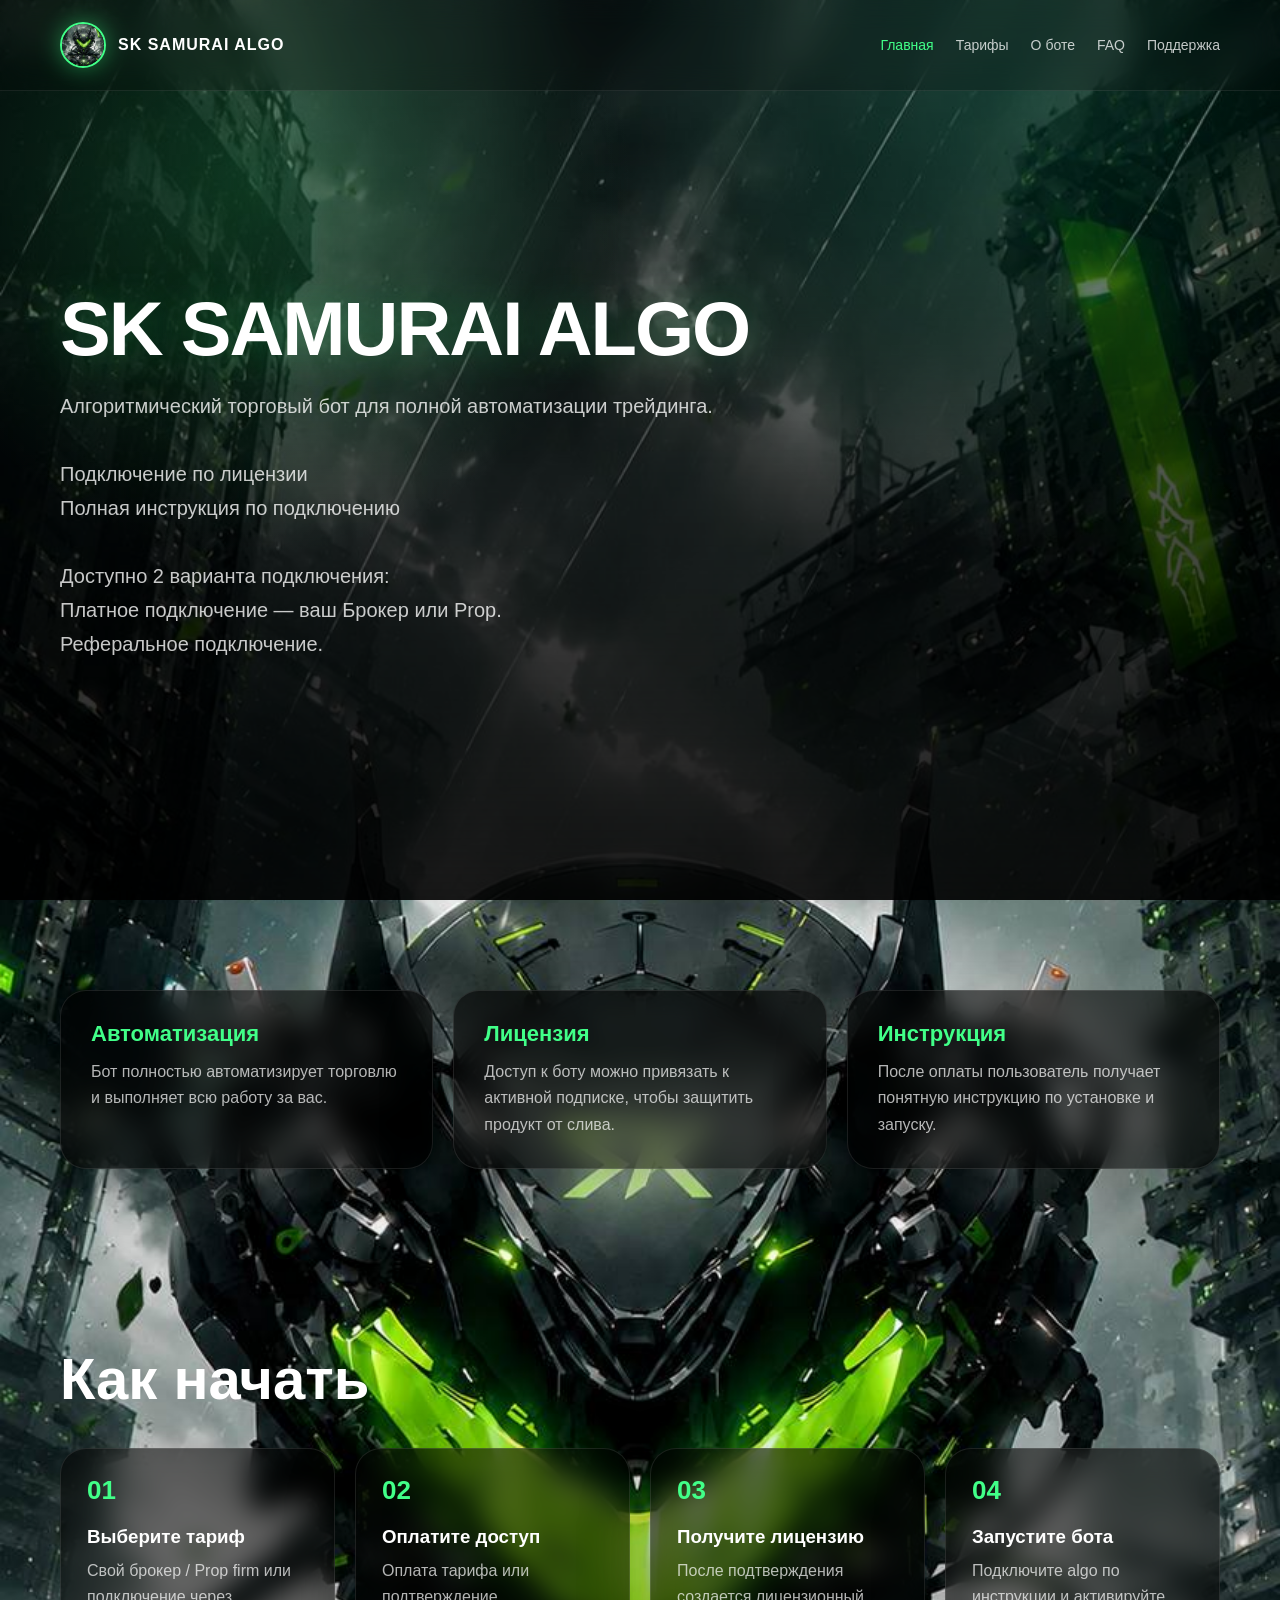
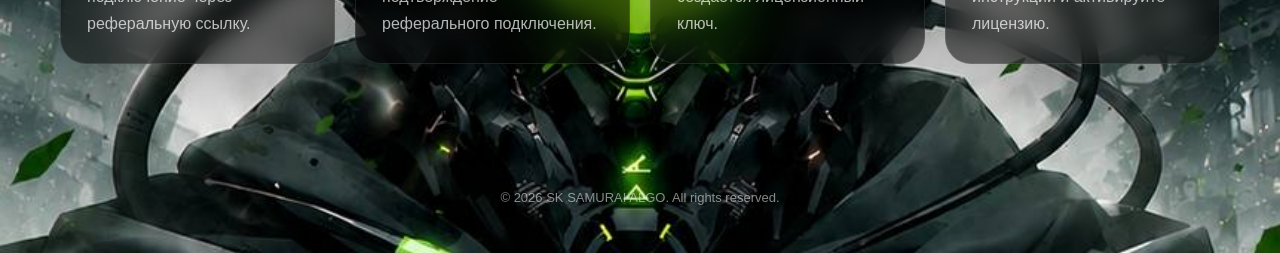
<file: index.html>
<!DOCTYPE html>
<html lang="ru">
<head>
  <meta charset="UTF-8" />
  <meta name="viewport" content="width=device-width, initial-scale=1.0" />
  <title>SK SAMURAI ALGO</title>
  <meta name="description" content="SK SAMURAI ALGO — алгоритмический торговый бот для автоматизации трейдинга." />
  <link rel="manifest" href="./manifest.webmanifest" />
  <meta name="apple-mobile-web-app-title" content="SK SAMURAI ALGO" />
  <meta name="apple-mobile-web-app-capable" content="yes" />
  <meta name="mobile-web-app-capable" content="yes" />
  <meta name="theme-color" content="#020403" />
  <link rel="apple-touch-icon" href="./assets/apple-touch-icon.png" />
  <link rel="icon" type="image/png" sizes="192x192" href="./assets/icon-192.png" />
  <link rel="stylesheet" href="style.css" />
</head>
<body>

  <div class="bg-overlay"></div>

  <header class="header">
    <a href="index.html" class="logo">
      <img src="./assets/cbot-ava.jpg" alt="SK SAMURAI ALGO" />
      <span>SK SAMURAI ALGO</span>
    </a>

    <button class="menu-btn" aria-label="Открыть меню">
      <span></span>
      <span></span>
      <span></span>
    </button>

    <nav class="nav">
      <a href="index.html" class="current">Главная</a>
      <a href="plans.html">Тарифы</a>
      <a href="about.html">О боте</a>
      <a href="faq.html">FAQ</a>
      <a href="https://t.me/manager_sk_ua" target="_blank" rel="noopener">Поддержка</a>
    </nav>
  </header>

  <main>
    <section class="hero">
      <div class="hero-content">
        <h1>SK SAMURAI ALGO</h1>

        <p>
          Алгоритмический торговый бот для полной автоматизации трейдинга.<br><br>
          Подключение по лицензии<br>
          Полная инструкция по подключению<br><br>
          Доступно 2 варианта подключения:<br>
          <span class="fit-line">Платное подключение — ваш Брокер или Prop.</span><br>
          Реферальное подключение.
        </p>
      </div>
    </section>

    <section class="section">
      <div class="cards">
        <div class="card">
          <h3>Автоматизация</h3>
          <p>Бот полностью автоматизирует торговлю и выполняет всю работу за вас.</p>
        </div>

        <div class="card">
          <h3>Лицензия</h3>
          <p>Доступ к боту можно привязать к активной подписке, чтобы защитить продукт от слива.</p>
        </div>

        <div class="card">
          <h3>Инструкция</h3>
          <p>После оплаты пользователь получает понятную инструкцию по установке и запуску.</p>
        </div>
      </div>
    </section>

    <section class="section" id="steps">
      <div class="section-title">
        <h2>Как начать</h2>
      </div>

      <div class="steps-grid">
        <div class="step-card"><span>01</span><h3>Выберите тариф</h3><p>Свой брокер / Prop firm или подключение через реферальную ссылку.</p></div>
        <div class="step-card"><span>02</span><h3>Оплатите доступ</h3><p>Оплата тарифа или подтверждение реферального подключения.</p></div>
        <div class="step-card"><span>03</span><h3>Получите лицензию</h3><p>После подтверждения создается лицензионный ключ.</p></div>
        <div class="step-card"><span>04</span><h3>Запустите бота</h3><p>Подключите algo по инструкции и активируйте лицензию.</p></div>
      </div>
    </section>
  </main>

  <footer class="footer">
    © 2026 SK SAMURAI ALGO. All rights reserved.
  </footer>

  <script src="script.js"></script>
</body>
</html>
</file>
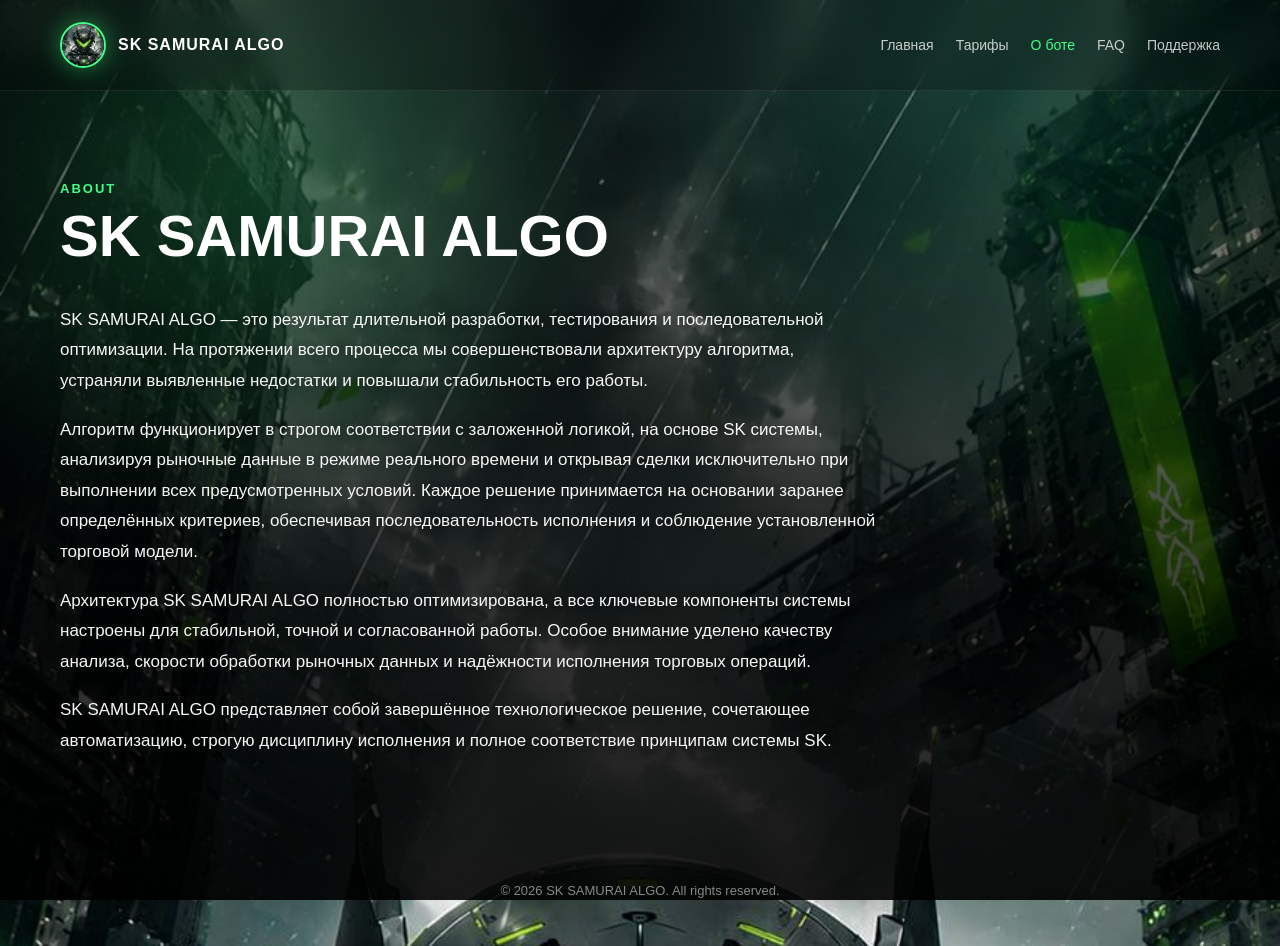
<file: about.html>
<!DOCTYPE html>
<html lang="ru">
<head>
  <meta charset="UTF-8" />
  <meta name="viewport" content="width=device-width, initial-scale=1.0" />
  <title>О боте — SK SAMURAI ALGO</title>
  <meta name="description" content="Что такое SK SAMURAI ALGO — алгоритмический торговый бот, лицензия и инструкция." />
  <link rel="manifest" href="./manifest.webmanifest" />
  <meta name="apple-mobile-web-app-title" content="SK SAMURAI ALGO" />
  <meta name="apple-mobile-web-app-capable" content="yes" />
  <meta name="mobile-web-app-capable" content="yes" />
  <meta name="theme-color" content="#020403" />
  <link rel="apple-touch-icon" href="./assets/apple-touch-icon.png" />
  <link rel="icon" type="image/png" sizes="192x192" href="./assets/icon-192.png" />
  <link rel="stylesheet" href="style.css" />
</head>
<body>

  <div class="bg-overlay"></div>

  <header class="header">
    <a href="index.html" class="logo">
      <img src="./assets/cbot-ava.jpg" alt="SK SAMURAI ALGO" />
      <span>SK SAMURAI ALGO</span>
    </a>

    <button class="menu-btn" aria-label="Открыть меню">
      <span></span>
      <span></span>
      <span></span>
    </button>

    <nav class="nav">
      <a href="index.html">Главная</a>
      <a href="plans.html">Тарифы</a>
      <a href="about.html" class="current">О боте</a>
      <a href="faq.html">FAQ</a>
      <a href="https://t.me/manager_sk_ua" target="_blank" rel="noopener">Поддержка</a>
    </nav>
  </header>

  <main>
    <section class="section page-top" id="about">
      <div class="section-title">
        <span>About</span>
        <h2>SK SAMURAI ALGO</h2>
      </div>

      <div class="about-text">
        <p>
          SK SAMURAI ALGO — это результат длительной разработки, тестирования и последовательной
          оптимизации. На протяжении всего процесса мы совершенствовали архитектуру алгоритма,
          устраняли выявленные недостатки и повышали стабильность его работы.
        </p>

        <p>
          Алгоритм функционирует в строгом соответствии с заложенной логикой, на основе SK системы,
          анализируя рыночные данные в режиме реального времени и открывая сделки исключительно при
          выполнении всех предусмотренных условий. Каждое решение принимается на основании заранее
          определённых критериев, обеспечивая последовательность исполнения и соблюдение установленной
          торговой модели.
        </p>

        <p>
          Архитектура SK SAMURAI ALGO полностью оптимизирована, а все ключевые компоненты системы
          настроены для стабильной, точной и согласованной работы. Особое внимание уделено качеству
          анализа, скорости обработки рыночных данных и надёжности исполнения торговых операций.
        </p>

        <p>
          SK SAMURAI ALGO представляет собой завершённое технологическое решение, сочетающее
          автоматизацию, строгую дисциплину исполнения и полное соответствие принципам системы SK.
        </p>
      </div>
    </section>
  </main>

  <footer class="footer">
    © 2026 SK SAMURAI ALGO. All rights reserved.
  </footer>

  <script src="script.js"></script>
</body>
</html>
</file>
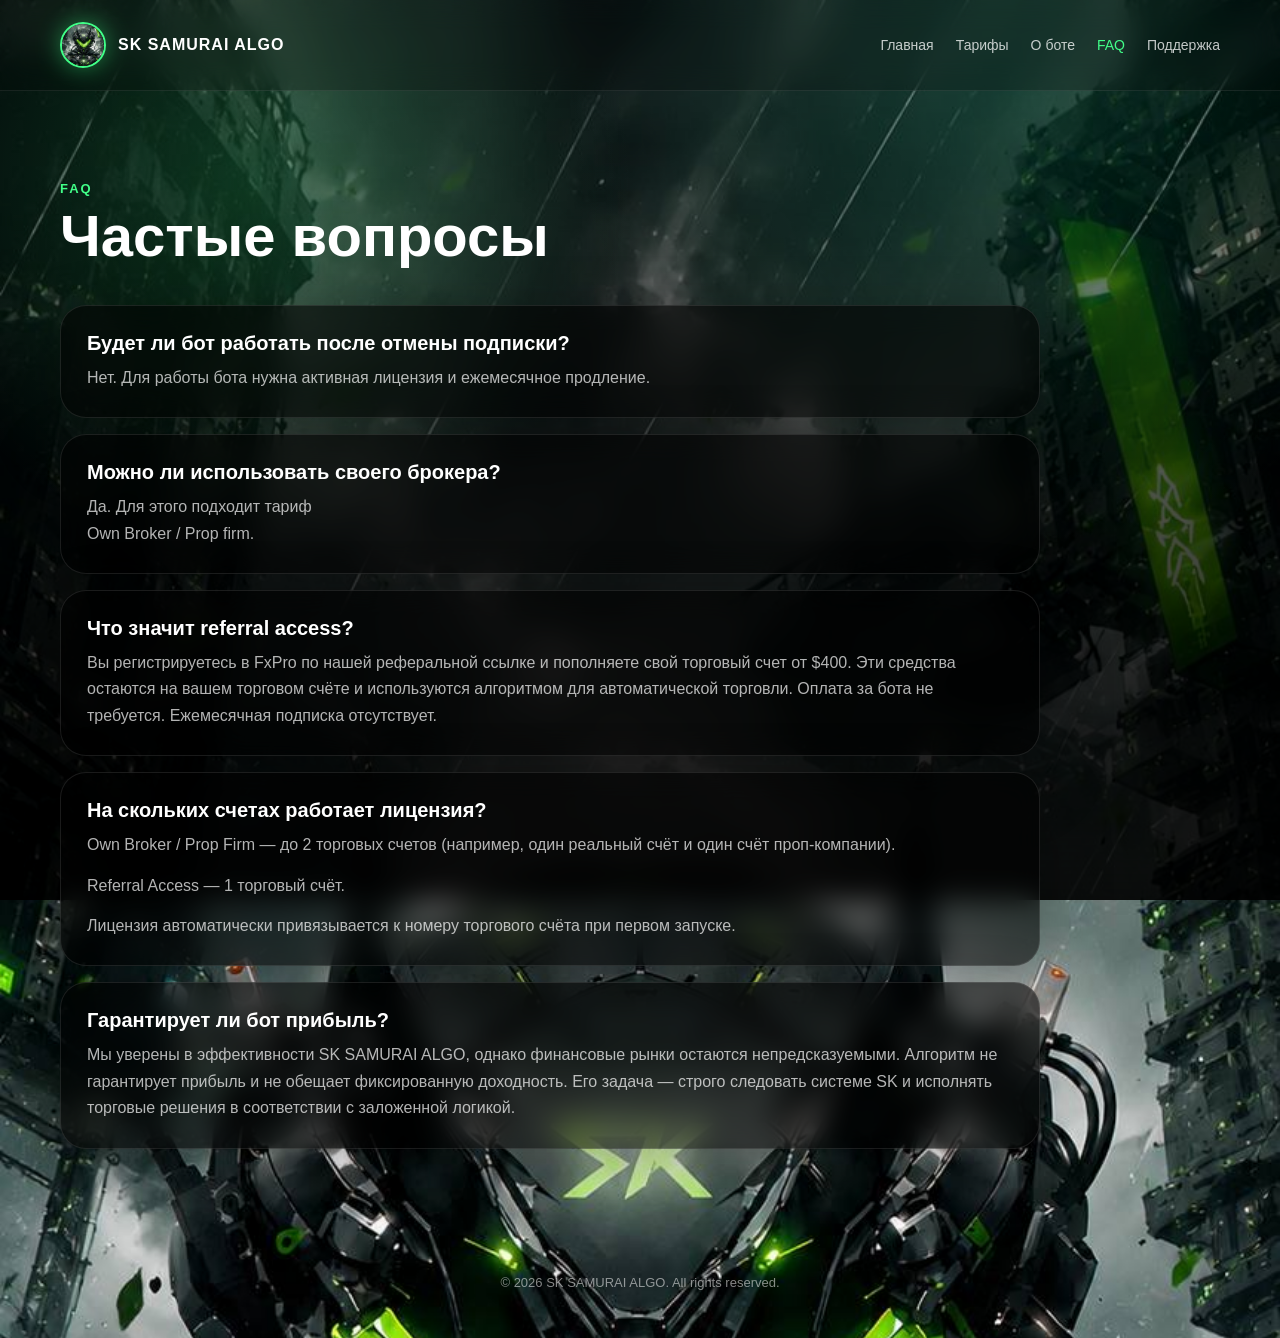
<file: faq.html>
<!DOCTYPE html>
<html lang="ru">
<head>
  <meta charset="UTF-8" />
  <meta name="viewport" content="width=device-width, initial-scale=1.0" />
  <title>FAQ — SK SAMURAI ALGO</title>
  <meta name="description" content="Частые вопросы о SK SAMURAI ALGO: лицензия, брокеры, реферальный доступ." />
  <link rel="manifest" href="./manifest.webmanifest" />
  <meta name="apple-mobile-web-app-title" content="SK SAMURAI ALGO" />
  <meta name="apple-mobile-web-app-capable" content="yes" />
  <meta name="mobile-web-app-capable" content="yes" />
  <meta name="theme-color" content="#020403" />
  <link rel="apple-touch-icon" href="./assets/apple-touch-icon.png" />
  <link rel="icon" type="image/png" sizes="192x192" href="./assets/icon-192.png" />
  <link rel="stylesheet" href="style.css" />
</head>
<body>

  <div class="bg-overlay"></div>

  <header class="header">
    <a href="index.html" class="logo">
      <img src="./assets/cbot-ava.jpg" alt="SK SAMURAI ALGO" />
      <span>SK SAMURAI ALGO</span>
    </a>

    <button class="menu-btn" aria-label="Открыть меню">
      <span></span>
      <span></span>
      <span></span>
    </button>

    <nav class="nav">
      <a href="index.html">Главная</a>
      <a href="plans.html">Тарифы</a>
      <a href="about.html">О боте</a>
      <a href="faq.html" class="current">FAQ</a>
      <a href="https://t.me/manager_sk_ua" target="_blank" rel="noopener">Поддержка</a>
    </nav>
  </header>

  <main>
    <section class="section page-top">
      <div class="section-title">
        <span>FAQ</span>
        <h2>Частые вопросы</h2>
      </div>

      <div class="faq-list">
        <div class="faq-item">
          <h3>Будет ли бот работать после отмены подписки?</h3>
          <p>Нет. Для работы бота нужна активная лицензия и ежемесячное продление.</p>
        </div>

        <div class="faq-item">
          <h3>Можно ли использовать своего брокера?</h3>
          <p>Да. Для этого подходит тариф<br>Own Broker / Prop firm.</p>
        </div>

        <div class="faq-item">
          <h3>Что значит referral access?</h3>
          <p>Вы регистрируетесь в FxPro по нашей реферальной ссылке и пополняете свой торговый счет от $400. Эти средства остаются на вашем торговом счёте и используются алгоритмом для автоматической торговли. Оплата за бота не требуется. Ежемесячная подписка отсутствует.</p>
        </div>

        <div class="faq-item">
          <h3>На скольких счетах работает лицензия?</h3>
          <p>Own Broker / Prop Firm — до 2 торговых счетов (например, один реальный счёт и один счёт проп-компании).</p>
          <p>Referral Access — 1 торговый счёт.</p>
          <p>Лицензия автоматически привязывается к номеру торгового счёта при первом запуске.</p>
        </div>

        <div class="faq-item">
          <h3>Гарантирует ли бот прибыль?</h3>
          <p>Мы уверены в эффективности SK SAMURAI ALGO, однако финансовые рынки остаются непредсказуемыми. Алгоритм не гарантирует прибыль и не обещает фиксированную доходность. Его задача — строго следовать системе SK и исполнять торговые решения в соответствии с заложенной логикой.</p>
        </div>
      </div>
    </section>
  </main>

  <footer class="footer">
    © 2026 SK SAMURAI ALGO. All rights reserved.
  </footer>

  <script src="script.js"></script>
</body>
</html>
</file>
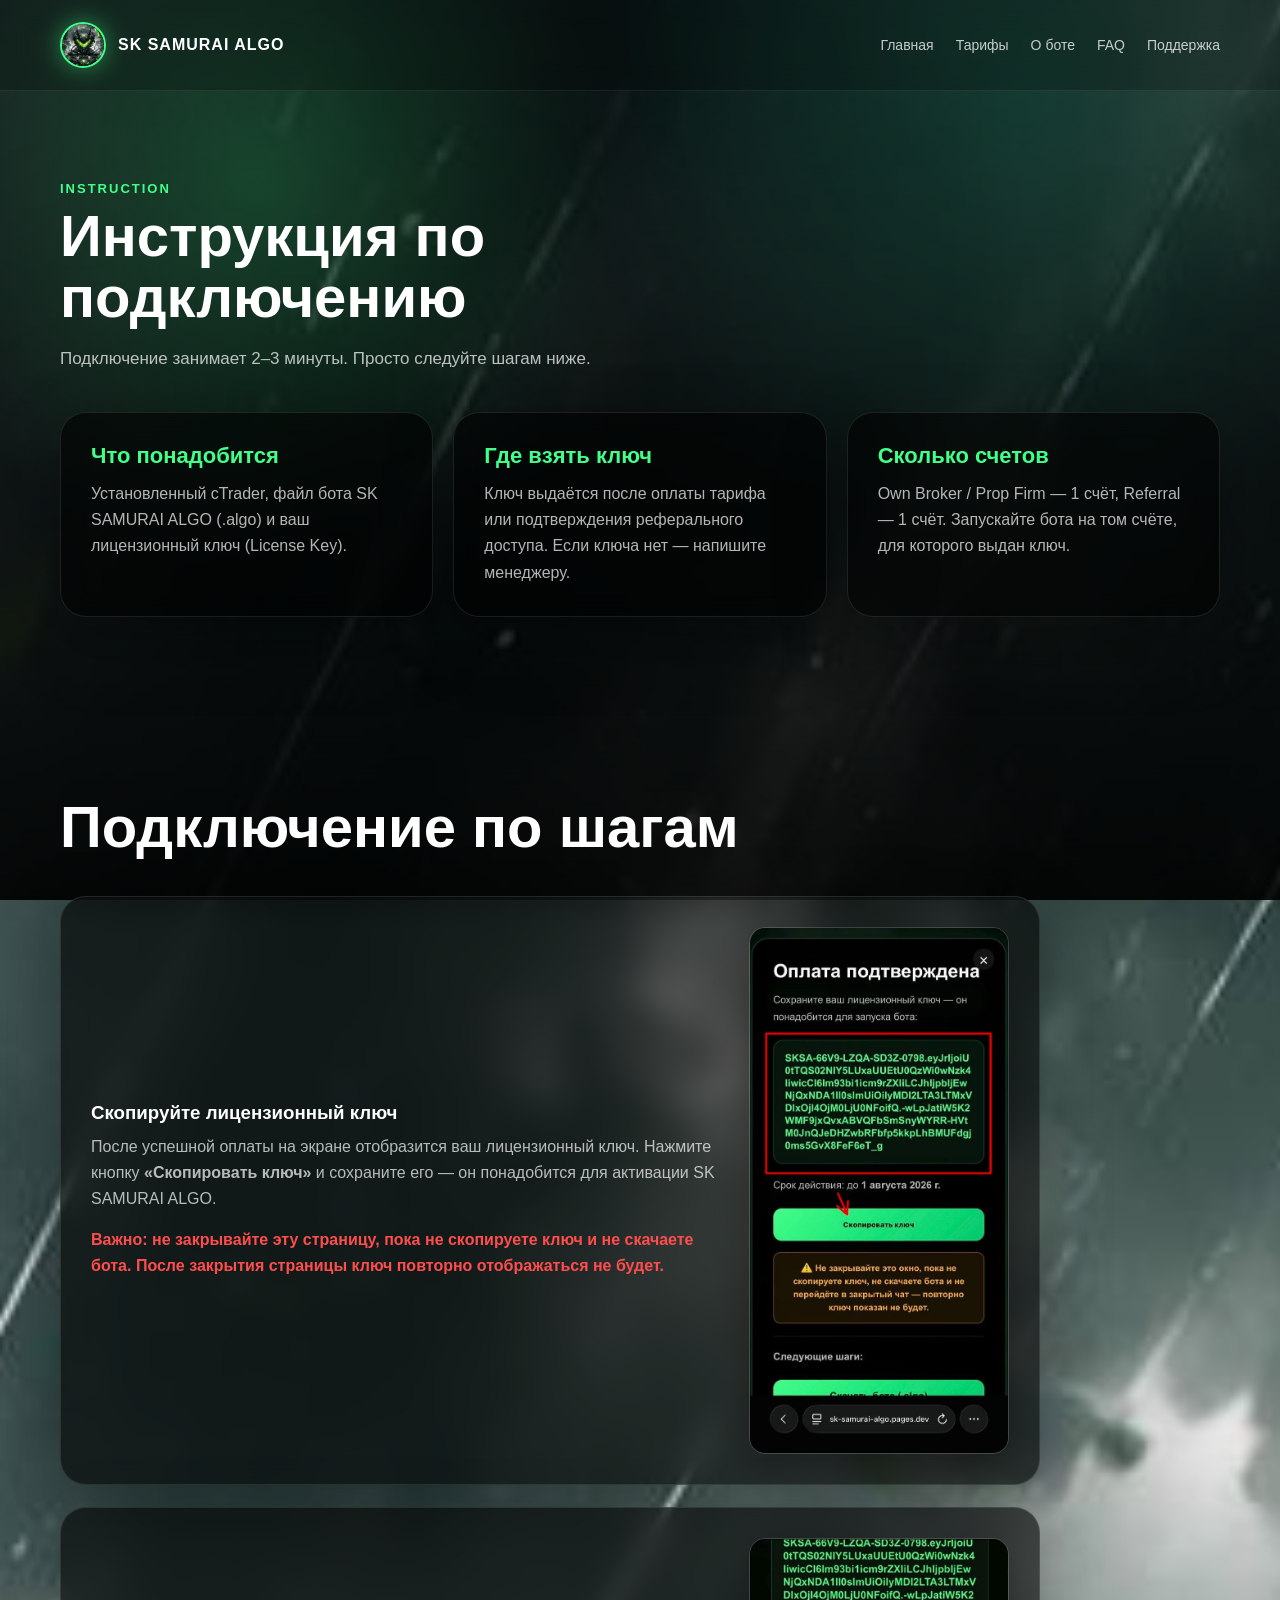
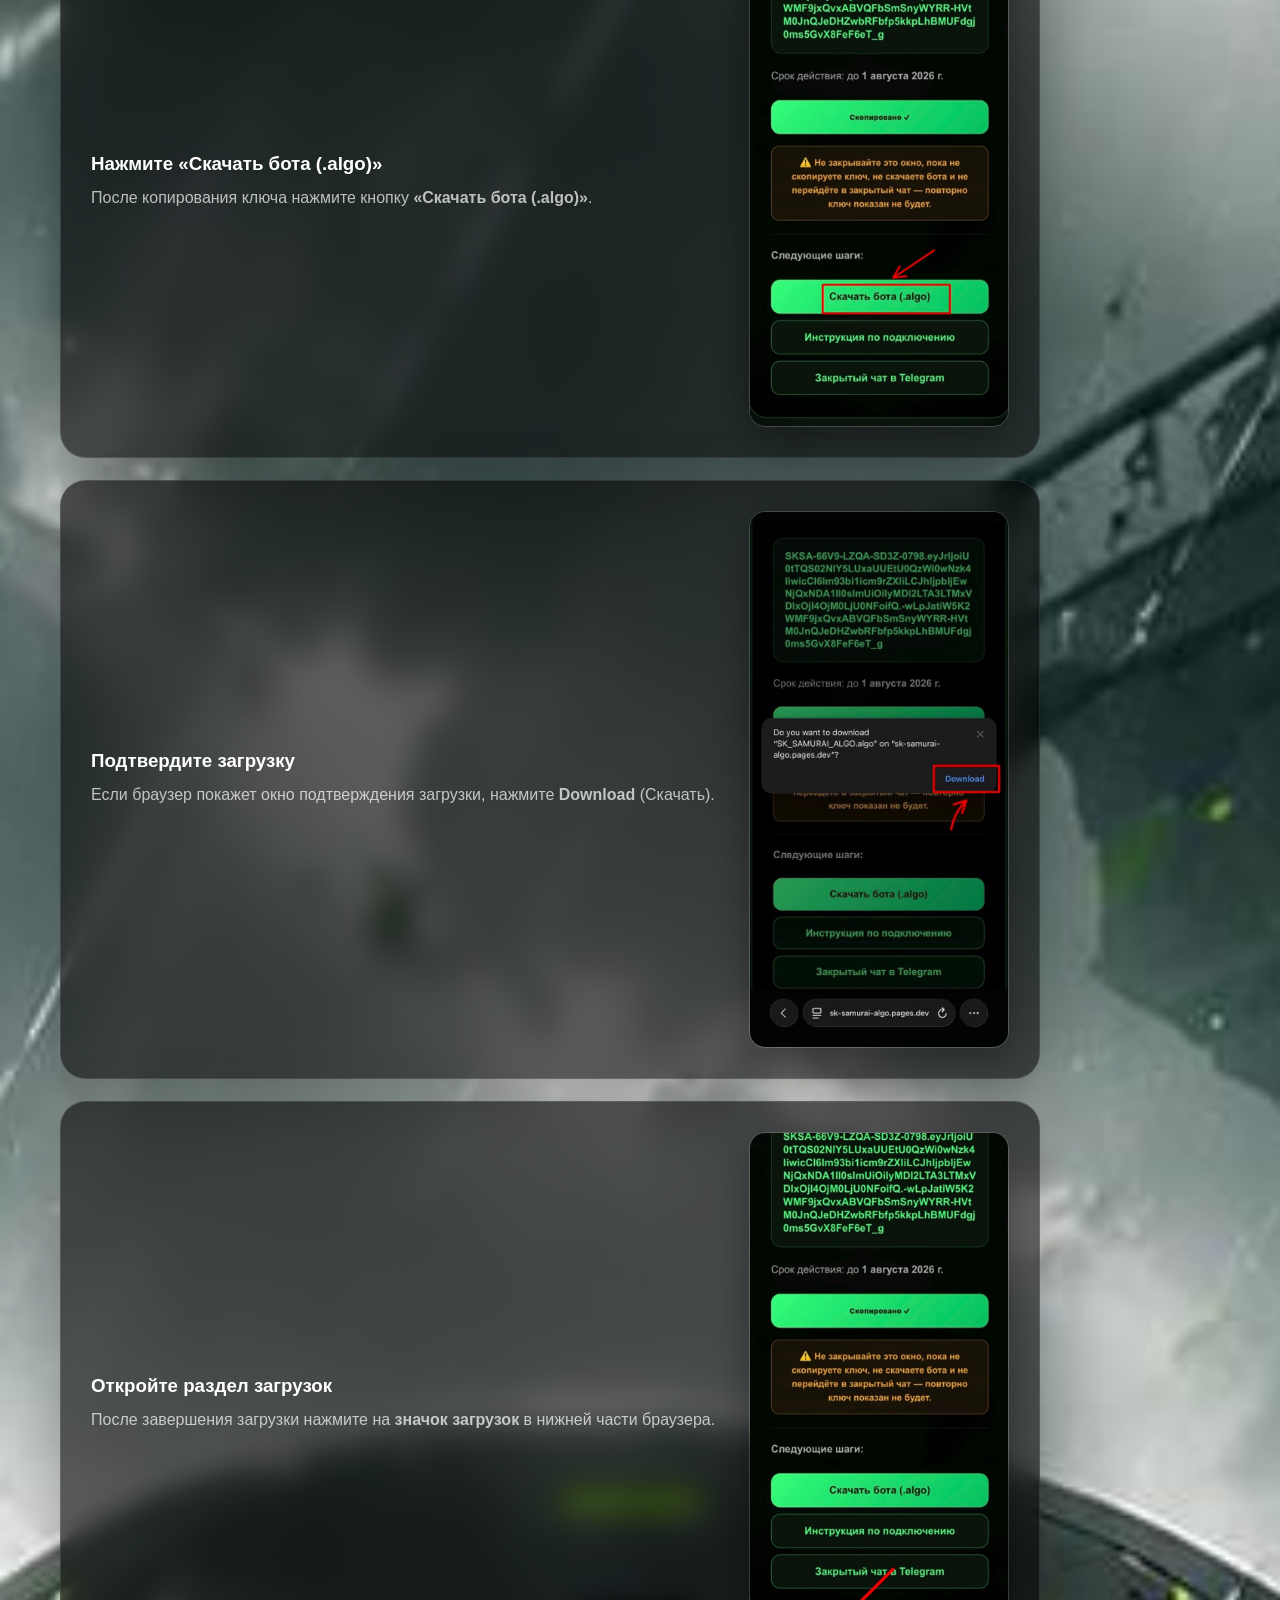
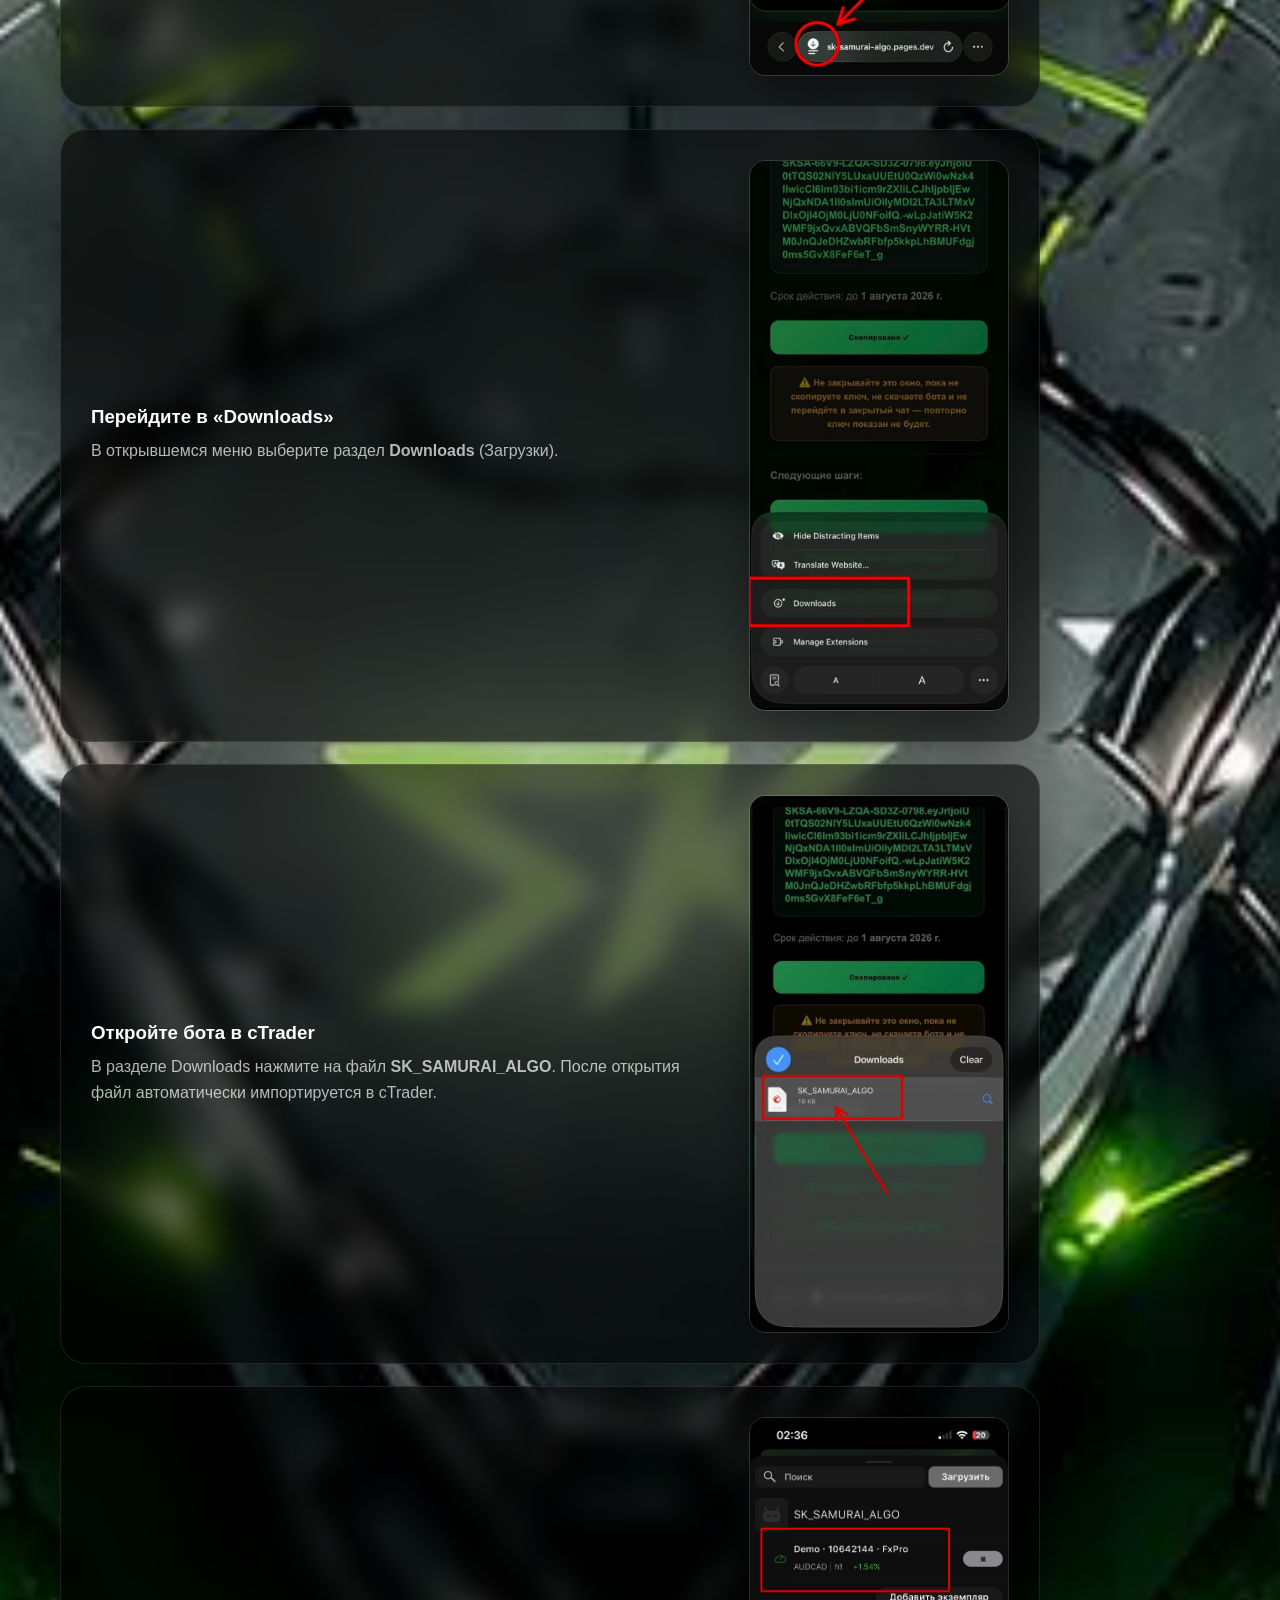
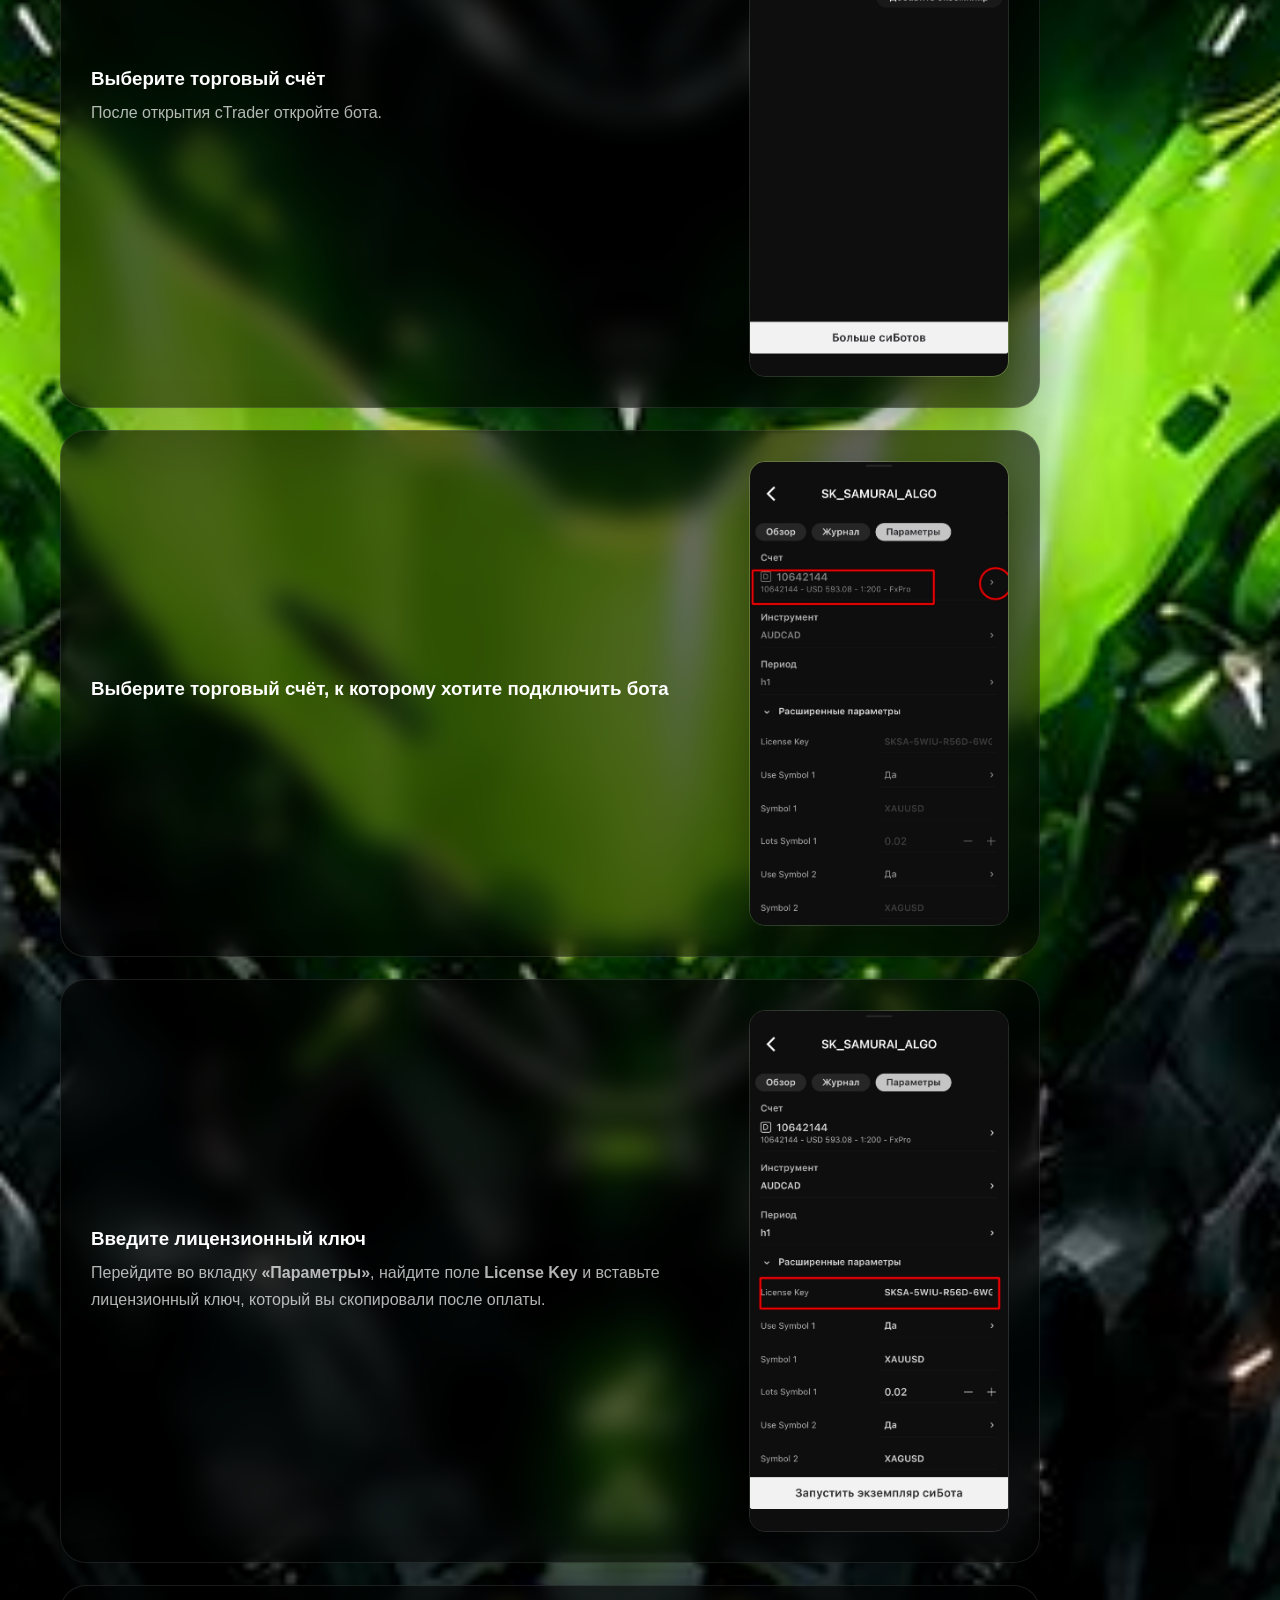
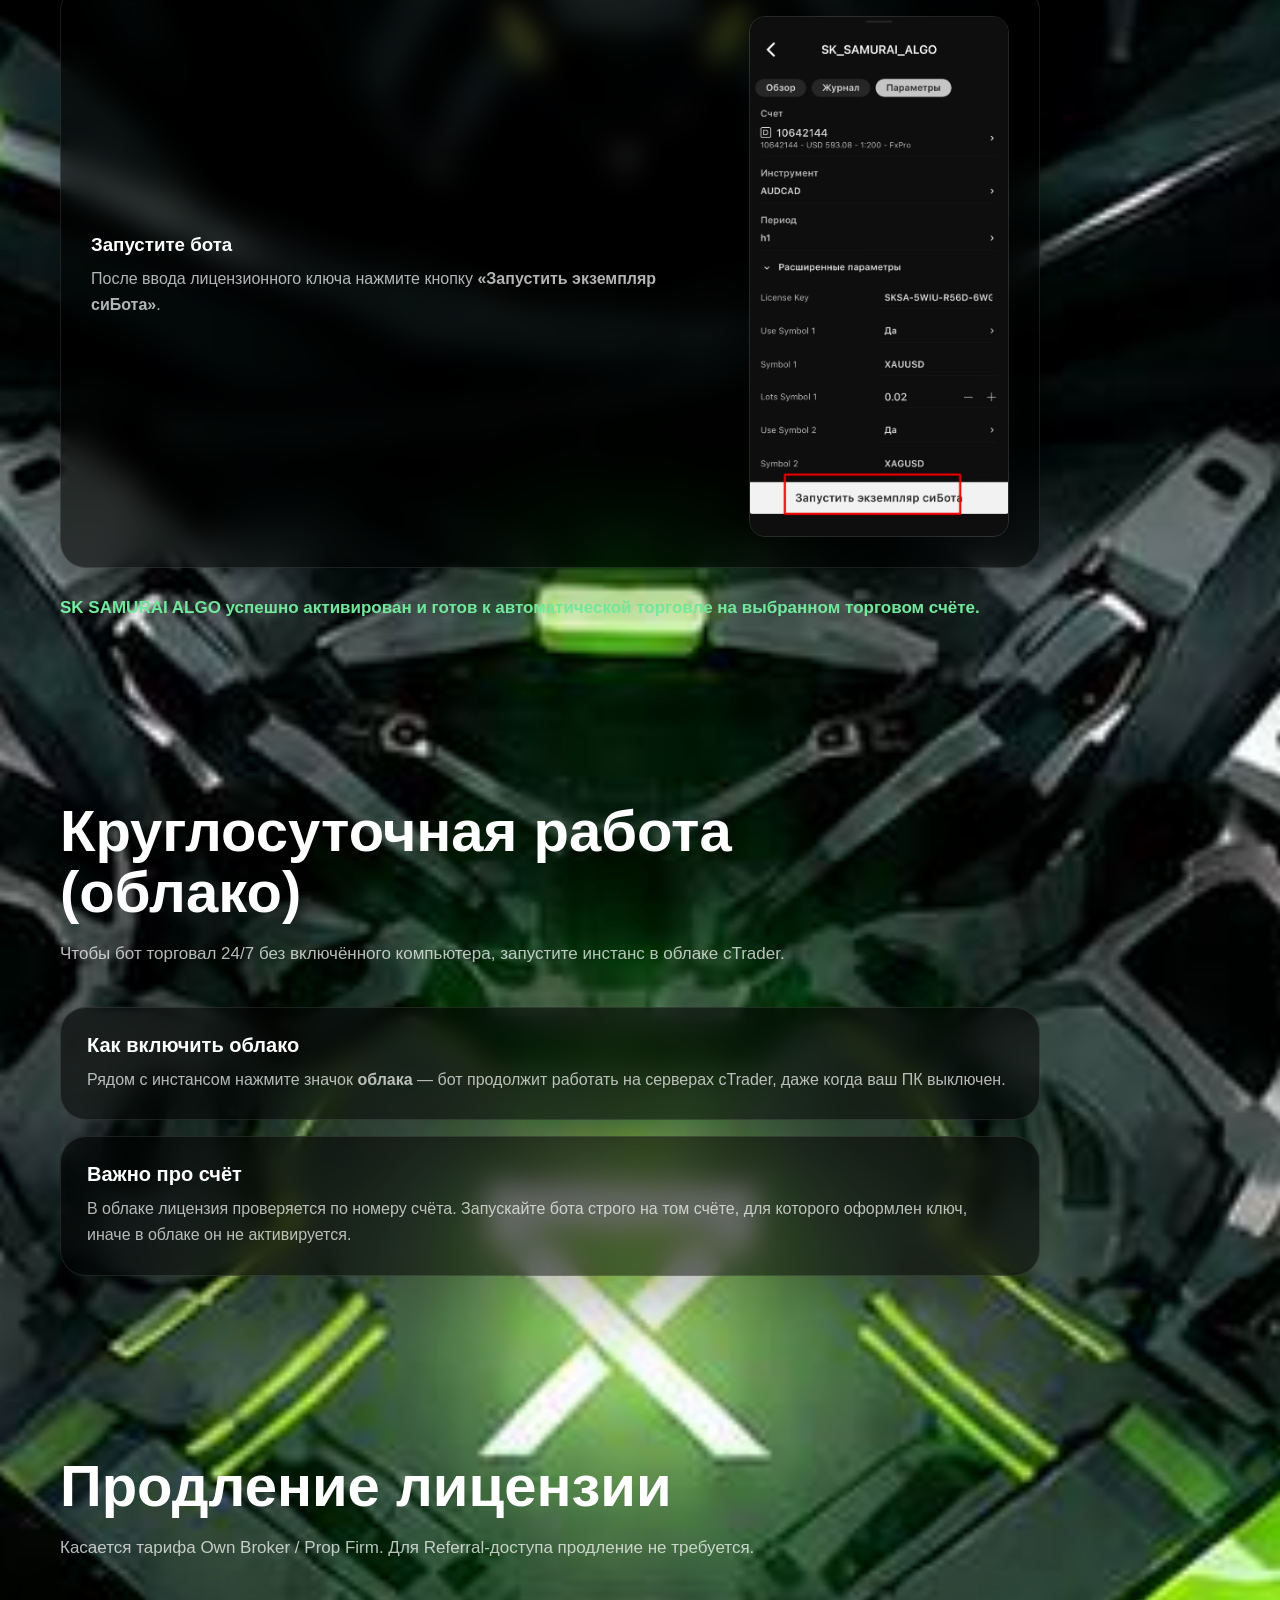
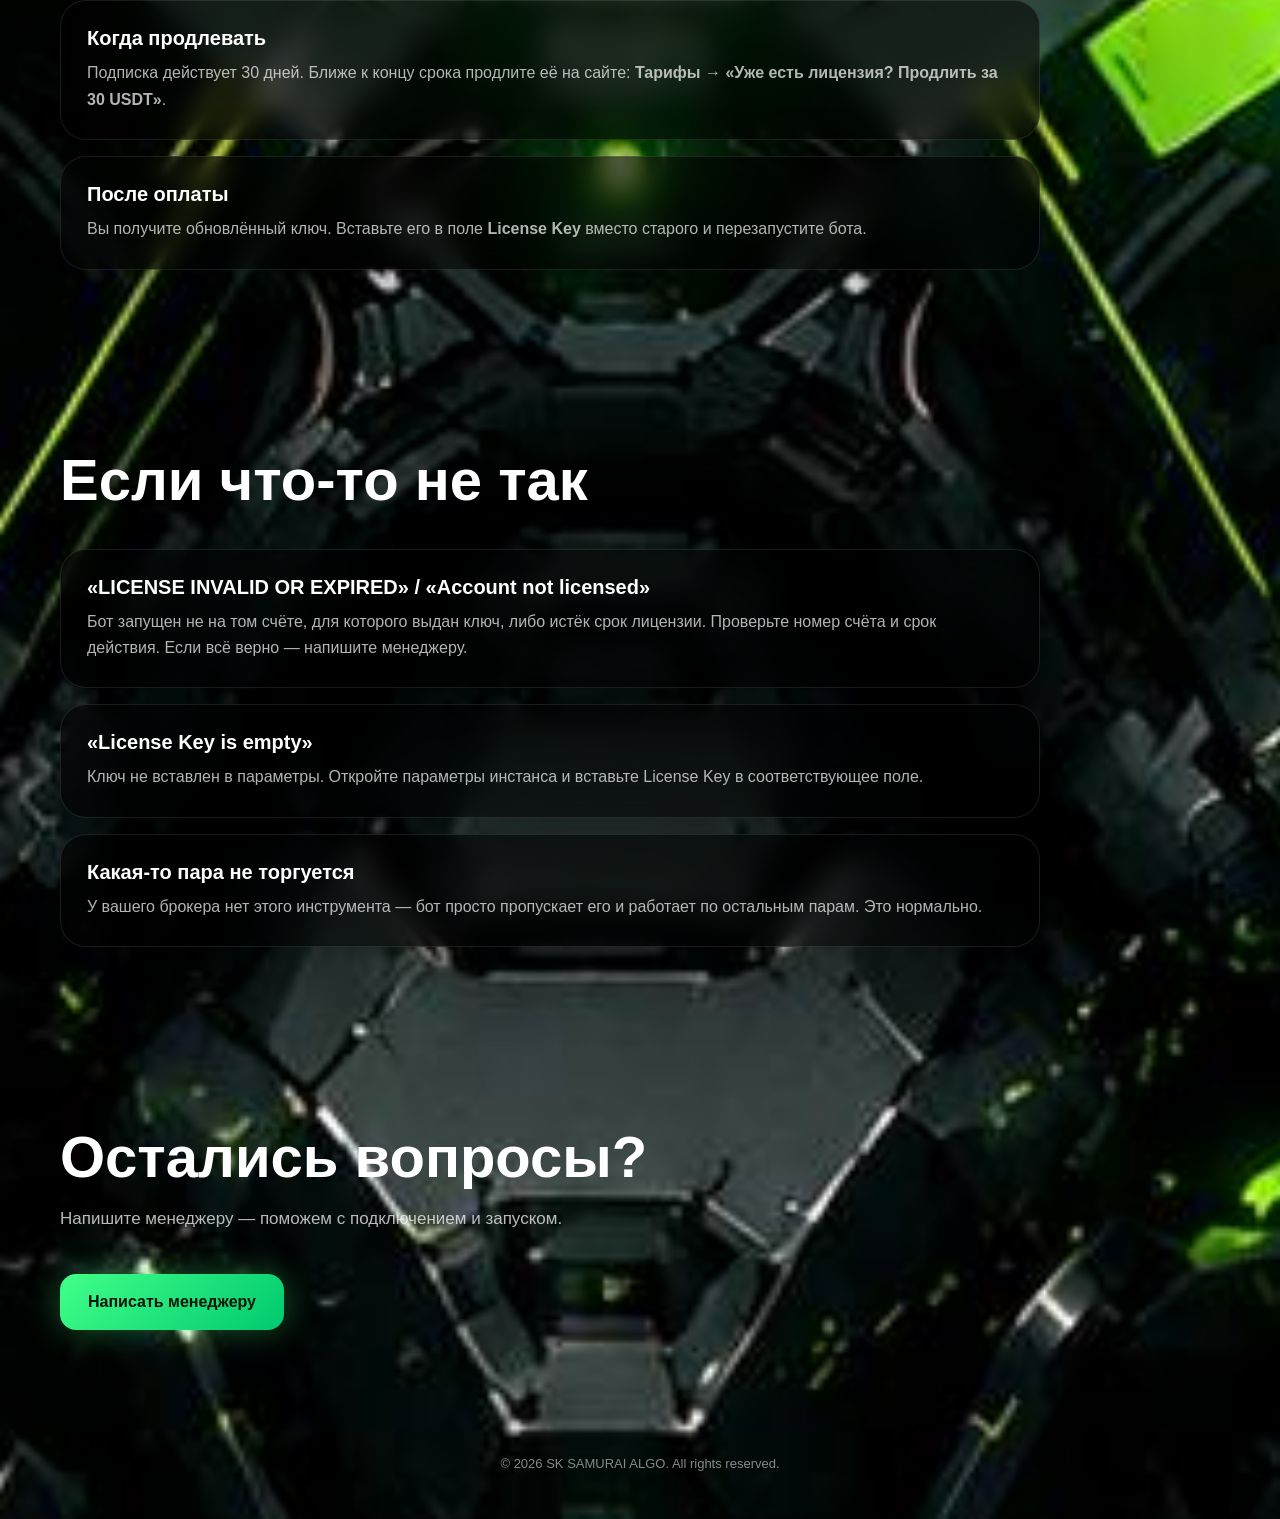
<file: instruction.html>
<!DOCTYPE html>
<html lang="ru">
<head>
  <meta charset="UTF-8" />
  <meta name="viewport" content="width=device-width, initial-scale=1.0" />
  <title>Инструкция — SK SAMURAI ALGO</title>
  <meta name="description" content="Как подключить и запустить бота SK SAMURAI ALGO в cTrader." />
  <meta name="theme-color" content="#020403" />
  <link rel="apple-touch-icon" href="./assets/apple-touch-icon.png" />
  <link rel="stylesheet" href="style.css" />
</head>
<body>

  <div class="bg-overlay"></div>

  <header class="header">
    <a href="index.html" class="logo">
      <img src="./assets/cbot-ava.jpg" alt="SK SAMURAI ALGO" />
      <span>SK SAMURAI ALGO</span>
    </a>

    <button class="menu-btn" aria-label="Открыть меню">
      <span></span>
      <span></span>
      <span></span>
    </button>

    <nav class="nav">
      <a href="index.html">Главная</a>
      <a href="plans.html">Тарифы</a>
      <a href="about.html">О боте</a>
      <a href="faq.html">FAQ</a>
      <a href="https://t.me/manager_sk_ua" target="_blank" rel="noopener">Поддержка</a>
    </nav>
  </header>

  <main>
    <section class="section page-top">
      <div class="section-title">
        <span>Instruction</span>
        <h2>Инструкция по подключению</h2>
        <p>Подключение занимает 2–3 минуты. Просто следуйте шагам ниже.</p>
      </div>

      <div class="cards">
        <div class="card">
          <h3>Что понадобится</h3>
          <p>Установленный cTrader, файл бота SK SAMURAI ALGO (.algo) и ваш лицензионный ключ (License Key).</p>
        </div>
        <div class="card">
          <h3>Где взять ключ</h3>
          <p>Ключ выдаётся после оплаты тарифа или подтверждения реферального доступа. Если ключа нет — напишите менеджеру.</p>
        </div>
        <div class="card">
          <h3>Сколько счетов</h3>
          <p>Own Broker / Prop Firm — 1 счёт, Referral — 1 счёт. Запускайте бота на том счёте, для которого выдан ключ.</p>
        </div>
      </div>
    </section>

    <section class="section">
      <div class="section-title">
        <h2>Подключение по шагам</h2>
      </div>

      <div class="instr-steps">
        <div class="instr-step">
          <div class="instr-step-text">
            <h3>Скопируйте лицензионный ключ</h3>
            <p>После успешной оплаты на экране отобразится ваш лицензионный ключ. Нажмите кнопку <b>«Скопировать ключ»</b> и сохраните его — он понадобится для активации SK SAMURAI ALGO.</p>
            <p class="instr-warning"><b>Важно:</b> не закрывайте эту страницу, пока не скопируете ключ и не скачаете бота. После закрытия страницы ключ повторно отображаться не будет.</p>
          </div>
          <img class="instr-shot" src="./assets/instruction/step-01.jpg" alt="Шаг 1 — копирование лицензионного ключа" />
        </div>

        <div class="instr-step">
          <div class="instr-step-text">
            <h3>Нажмите «Скачать бота (.algo)»</h3>
            <p>После копирования ключа нажмите кнопку <b>«Скачать бота (.algo)»</b>.</p>
          </div>
          <img class="instr-shot" src="./assets/instruction/step-02.jpg" alt="Шаг 2 — скачивание файла бота" />
        </div>

        <div class="instr-step">
          <div class="instr-step-text">
            <h3>Подтвердите загрузку</h3>
            <p>Если браузер покажет окно подтверждения загрузки, нажмите <b>Download</b> (Скачать).</p>
          </div>
          <img class="instr-shot" src="./assets/instruction/step-03.jpg" alt="Шаг 3 — подтверждение загрузки файла" />
        </div>

        <div class="instr-step">
          <div class="instr-step-text">
            <h3>Откройте раздел загрузок</h3>
            <p>После завершения загрузки нажмите на <b>значок загрузок</b> в нижней части браузера.</p>
          </div>
          <img class="instr-shot" src="./assets/instruction/step-04.jpg" alt="Шаг 4 — значок загрузок в браузере" />
        </div>

        <div class="instr-step">
          <div class="instr-step-text">
            <h3>Перейдите в «Downloads»</h3>
            <p>В открывшемся меню выберите раздел <b>Downloads</b> (Загрузки).</p>
          </div>
          <img class="instr-shot" src="./assets/instruction/step-05.jpg" alt="Шаг 5 — раздел Downloads" />
        </div>

        <div class="instr-step">
          <div class="instr-step-text">
            <h3>Откройте бота в cTrader</h3>
            <p>В разделе Downloads нажмите на файл <b>SK_SAMURAI_ALGO</b>. После открытия файл автоматически импортируется в cTrader.</p>
          </div>
          <img class="instr-shot" src="./assets/instruction/step-06.jpg" alt="Шаг 6 — импорт бота в cTrader" />
        </div>

        <div class="instr-step">
          <div class="instr-step-text">
            <h3>Выберите торговый счёт</h3>
            <p>После открытия cTrader откройте бота.</p>
          </div>
          <img class="instr-shot" src="./assets/instruction/step-07.jpg" alt="Шаг 7 — открытие бота в cTrader" />
        </div>

        <div class="instr-step">
          <div class="instr-step-text">
            <h3>Выберите торговый счёт, к которому хотите подключить бота</h3>
          </div>
          <img class="instr-shot" src="./assets/instruction/step-08.jpg" alt="Шаг 8 — выбор торгового счёта" />
        </div>

        <div class="instr-step">
          <div class="instr-step-text">
            <h3>Введите лицензионный ключ</h3>
            <p>Перейдите во вкладку <b>«Параметры»</b>, найдите поле <b>License Key</b> и вставьте лицензионный ключ, который вы скопировали после оплаты.</p>
          </div>
          <img class="instr-shot" src="./assets/instruction/step-09.jpg" alt="Шаг 9 — ввод лицензионного ключа" />
        </div>

        <div class="instr-step">
          <div class="instr-step-text">
            <h3>Запустите бота</h3>
            <p>После ввода лицензионного ключа нажмите кнопку <b>«Запустить экземпляр сиБота»</b>.</p>
          </div>
          <img class="instr-shot" src="./assets/instruction/step-10.jpg" alt="Шаг 10 — запуск бота" />
        </div>
      </div>

      <p class="instr-done">SK SAMURAI ALGO успешно активирован и готов к автоматической торговле на выбранном торговом счёте.</p>
    </section>

    <section class="section">
      <div class="section-title">
        <h2>Круглосуточная работа (облако)</h2>
        <p>Чтобы бот торговал 24/7 без включённого компьютера, запустите инстанс в облаке cTrader.</p>
      </div>

      <div class="faq-list">
        <div class="faq-item">
          <h3>Как включить облако</h3>
          <p>Рядом с инстансом нажмите значок <b>облака</b> — бот продолжит работать на серверах cTrader, даже когда ваш ПК выключен.</p>
        </div>
        <div class="faq-item">
          <h3>Важно про счёт</h3>
          <p>В облаке лицензия проверяется по номеру счёта. Запускайте бота строго на том счёте, для которого оформлен ключ, иначе в облаке он не активируется.</p>
        </div>
      </div>
    </section>

    <section class="section">
      <div class="section-title">
        <h2>Продление лицензии</h2>
        <p>Касается тарифа Own Broker / Prop Firm. Для Referral-доступа продление не требуется.</p>
      </div>

      <div class="faq-list">
        <div class="faq-item">
          <h3>Когда продлевать</h3>
          <p>Подписка действует 30 дней. Ближе к концу срока продлите её на сайте: <b>Тарифы → «Уже есть лицензия? Продлить за 30 USDT»</b>.</p>
        </div>
        <div class="faq-item">
          <h3>После оплаты</h3>
          <p>Вы получите обновлённый ключ. Вставьте его в поле <b>License Key</b> вместо старого и перезапустите бота.</p>
        </div>
      </div>
    </section>

    <section class="section">
      <div class="section-title">
        <h2>Если что-то не так</h2>
      </div>

      <div class="faq-list">
        <div class="faq-item">
          <h3>«LICENSE INVALID OR EXPIRED» / «Account not licensed»</h3>
          <p>Бот запущен не на том счёте, для которого выдан ключ, либо истёк срок лицензии. Проверьте номер счёта и срок действия. Если всё верно — напишите менеджеру.</p>
        </div>
        <div class="faq-item">
          <h3>«License Key is empty»</h3>
          <p>Ключ не вставлен в параметры. Откройте параметры инстанса и вставьте License Key в соответствующее поле.</p>
        </div>
        <div class="faq-item">
          <h3>Какая-то пара не торгуется</h3>
          <p>У вашего брокера нет этого инструмента — бот просто пропускает его и работает по остальным парам. Это нормально.</p>
        </div>
      </div>
    </section>

    <section class="section">
      <div class="section-title">
        <h2>Остались вопросы?</h2>
        <p>Напишите менеджеру — поможем с подключением и запуском.</p>
      </div>
      <div class="steps-cta">
        <a href="https://t.me/manager_sk_ua" target="_blank" rel="noopener" class="btn btn-primary">Написать менеджеру</a>
      </div>
    </section>
  </main>

  <footer class="footer">
    © 2026 SK SAMURAI ALGO. All rights reserved.
  </footer>

  <script src="script.js"></script>
</body>
</html>
</file>
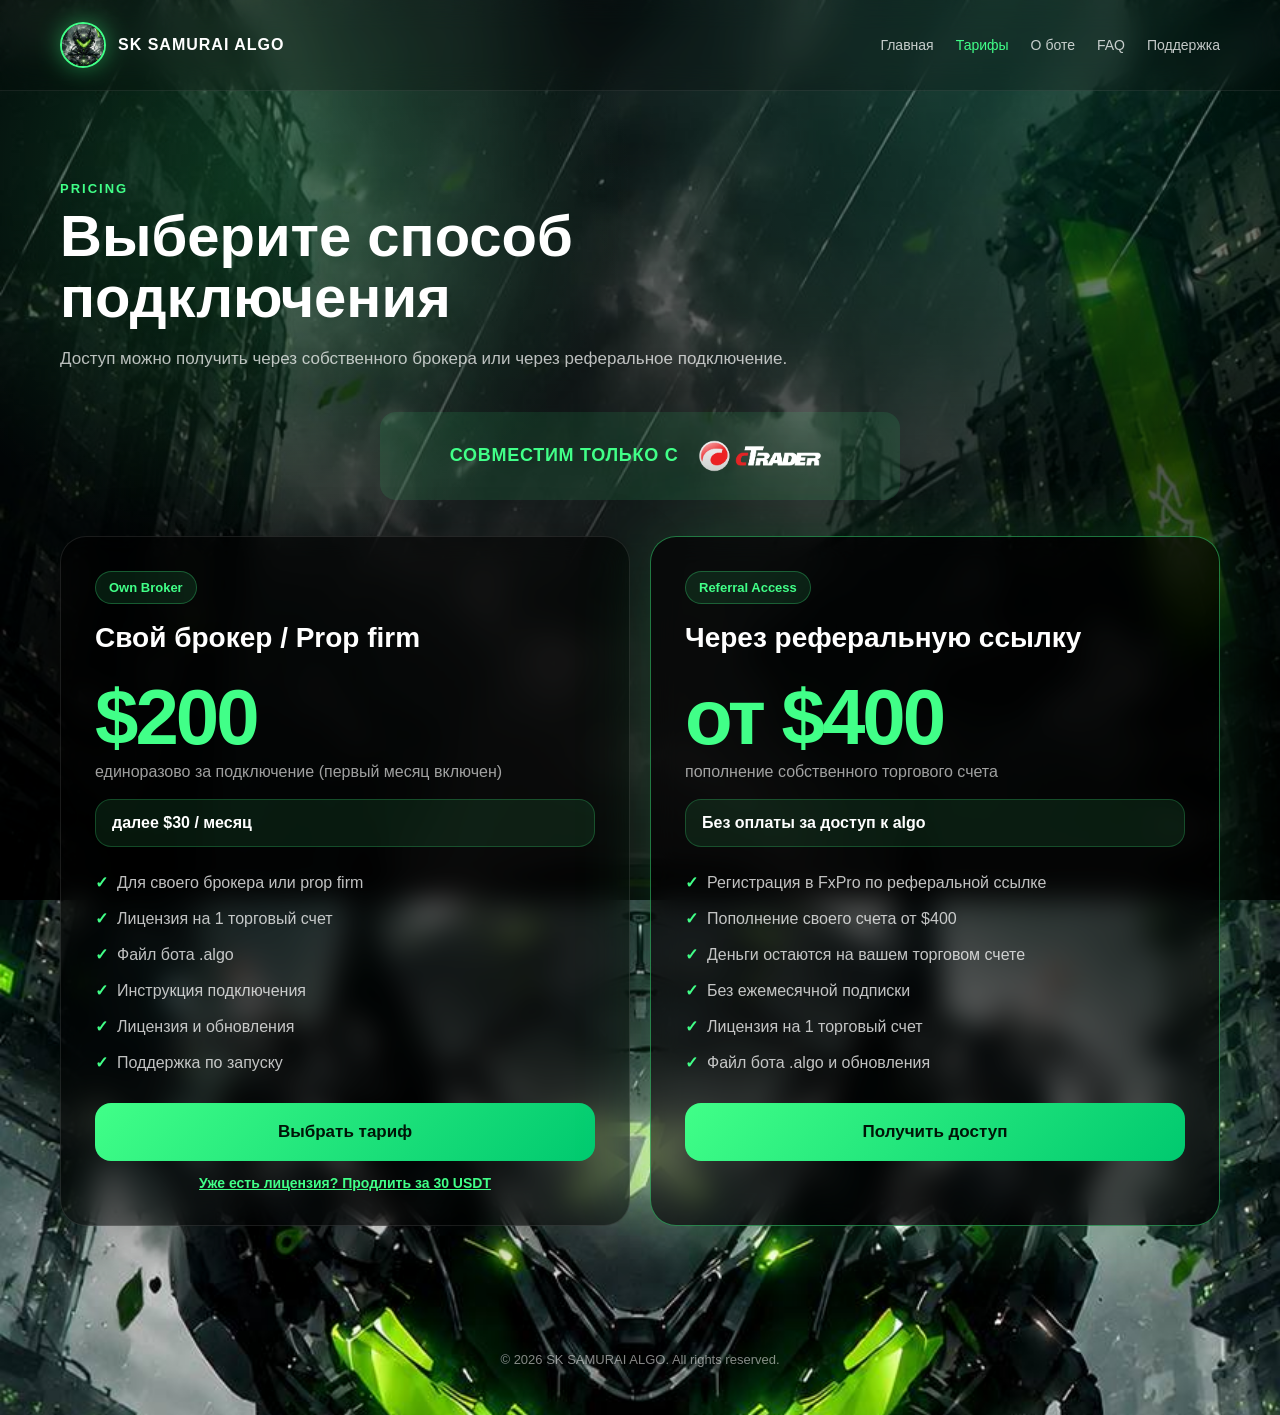
<file: plans.html>
<!DOCTYPE html>
<html lang="ru">
<head>
  <meta charset="UTF-8" />
  <meta name="viewport" content="width=device-width, initial-scale=1.0" />
  <title>Тарифы — SK SAMURAI ALGO</title>
  <meta name="description" content="Тарифы SK SAMURAI ALGO: подключение через своего брокера или реферальный доступ." />
  <link rel="manifest" href="./manifest.webmanifest" />
  <meta name="apple-mobile-web-app-title" content="SK SAMURAI ALGO" />
  <meta name="apple-mobile-web-app-capable" content="yes" />
  <meta name="mobile-web-app-capable" content="yes" />
  <meta name="theme-color" content="#020403" />
  <link rel="apple-touch-icon" href="./assets/apple-touch-icon.png" />
  <link rel="icon" type="image/png" sizes="192x192" href="./assets/icon-192.png" />
  <link rel="stylesheet" href="style.css" />
</head>
<body>

  <div class="bg-overlay"></div>

  <header class="header">
    <a href="index.html" class="logo">
      <img src="./assets/cbot-ava.jpg" alt="SK SAMURAI ALGO" />
      <span>SK SAMURAI ALGO</span>
    </a>

    <button class="menu-btn" aria-label="Открыть меню">
      <span></span>
      <span></span>
      <span></span>
    </button>

    <nav class="nav">
      <a href="index.html">Главная</a>
      <a href="plans.html" class="current">Тарифы</a>
      <a href="about.html">О боте</a>
      <a href="faq.html">FAQ</a>
      <a href="https://t.me/manager_sk_ua" target="_blank" rel="noopener">Поддержка</a>
    </nav>
  </header>

  <main>
    <section class="section page-top">
      <div class="section-title">
        <span>Pricing</span>
        <h2>Выберите способ подключения</h2>
        <p>Доступ можно получить через собственного брокера или через реферальное подключение.</p>
      </div>

      <div class="compat-notice">
        <span>Совместим только с</span>
        <img src="./assets/ctrader-logo.png" alt="cTrader" class="ctrader-logo" />
      </div>

      <div class="pricing-grid">
        <div class="plan-card">
          <div class="plan-label">Own Broker</div>
          <h3>Свой брокер / Prop firm</h3>
          <div class="price">$200</div>
          <p class="price-note">единоразово за подключение (первый месяц включен)</p>
          <div class="monthly">далее $30 / месяц</div>

          <ul>
            <li>Для своего брокера или prop firm</li>
            <li>Лицензия на 1 торговый счет</li>
            <li>Файл бота .algo</li>
            <li>Инструкция подключения</li>
            <li>Лицензия и обновления</li>
            <li>Поддержка по запуску</li>
          </ul>

          <button class="buy-btn">Выбрать тариф</button>
          <a href="#" class="renew-link" id="ownRenewLink">Уже есть лицензия? Продлить за 30 USDT</a>
        </div>

        <div class="plan-card featured">
          <div class="plan-label">Referral Access</div>
          <h3>Через реферальную ссылку</h3>
          <div class="price">от $400</div>
          <p class="price-note">пополнение собственного торгового счета</p>
          <div class="monthly">Без оплаты за доступ к algo</div>

          <ul>
            <li>Регистрация в FxPro по реферальной ссылке</li>
            <li>Пополнение своего счета от $400</li>
            <li>Деньги остаются на вашем торговом счете</li>
            <li>Без ежемесячной подписки</li>
            <li>Лицензия на 1 торговый счет</li>
            <li>Файл бота .algo и обновления</li>
          </ul>

          <button class="buy-btn">Получить доступ</button>
        </div>
      </div>
    </section>
  </main>

  <footer class="footer">
    © 2026 SK SAMURAI ALGO. All rights reserved.
  </footer>

  <script src="script.js"></script>
</body>
</html>
</file>
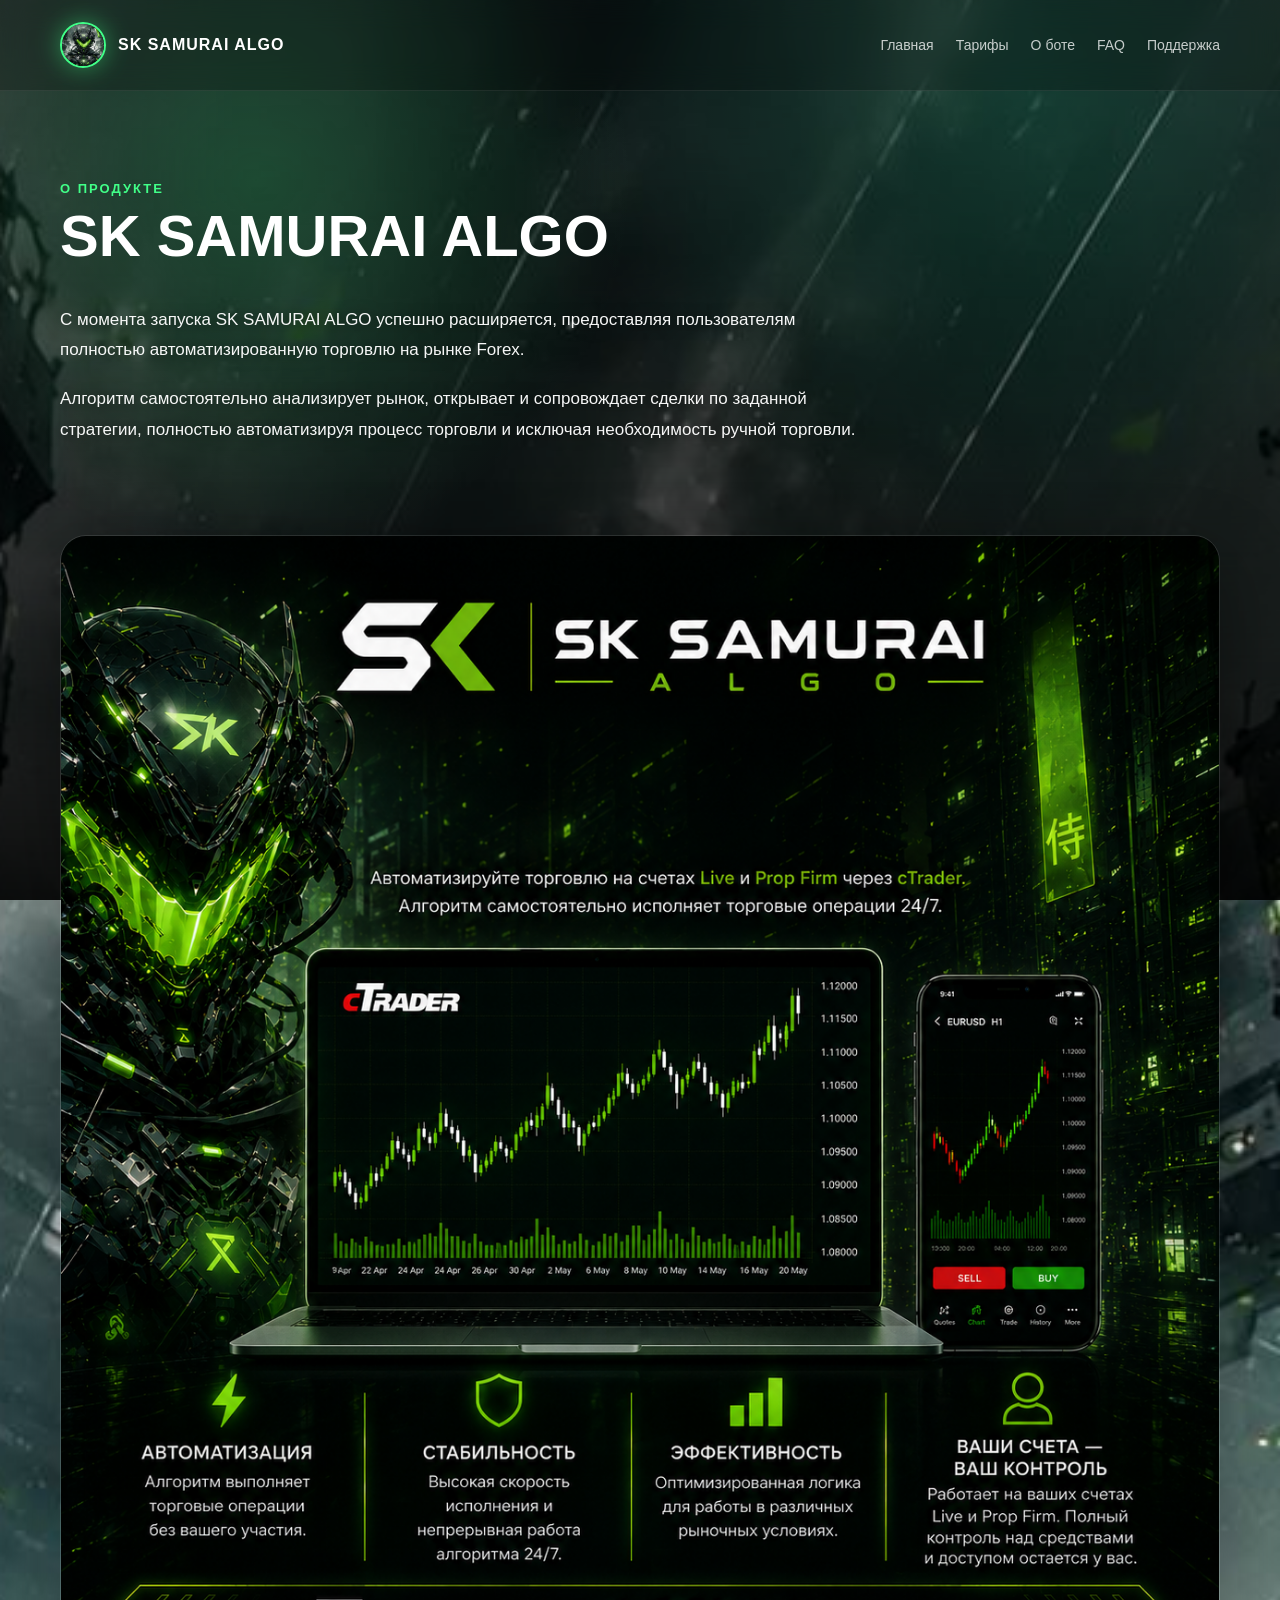
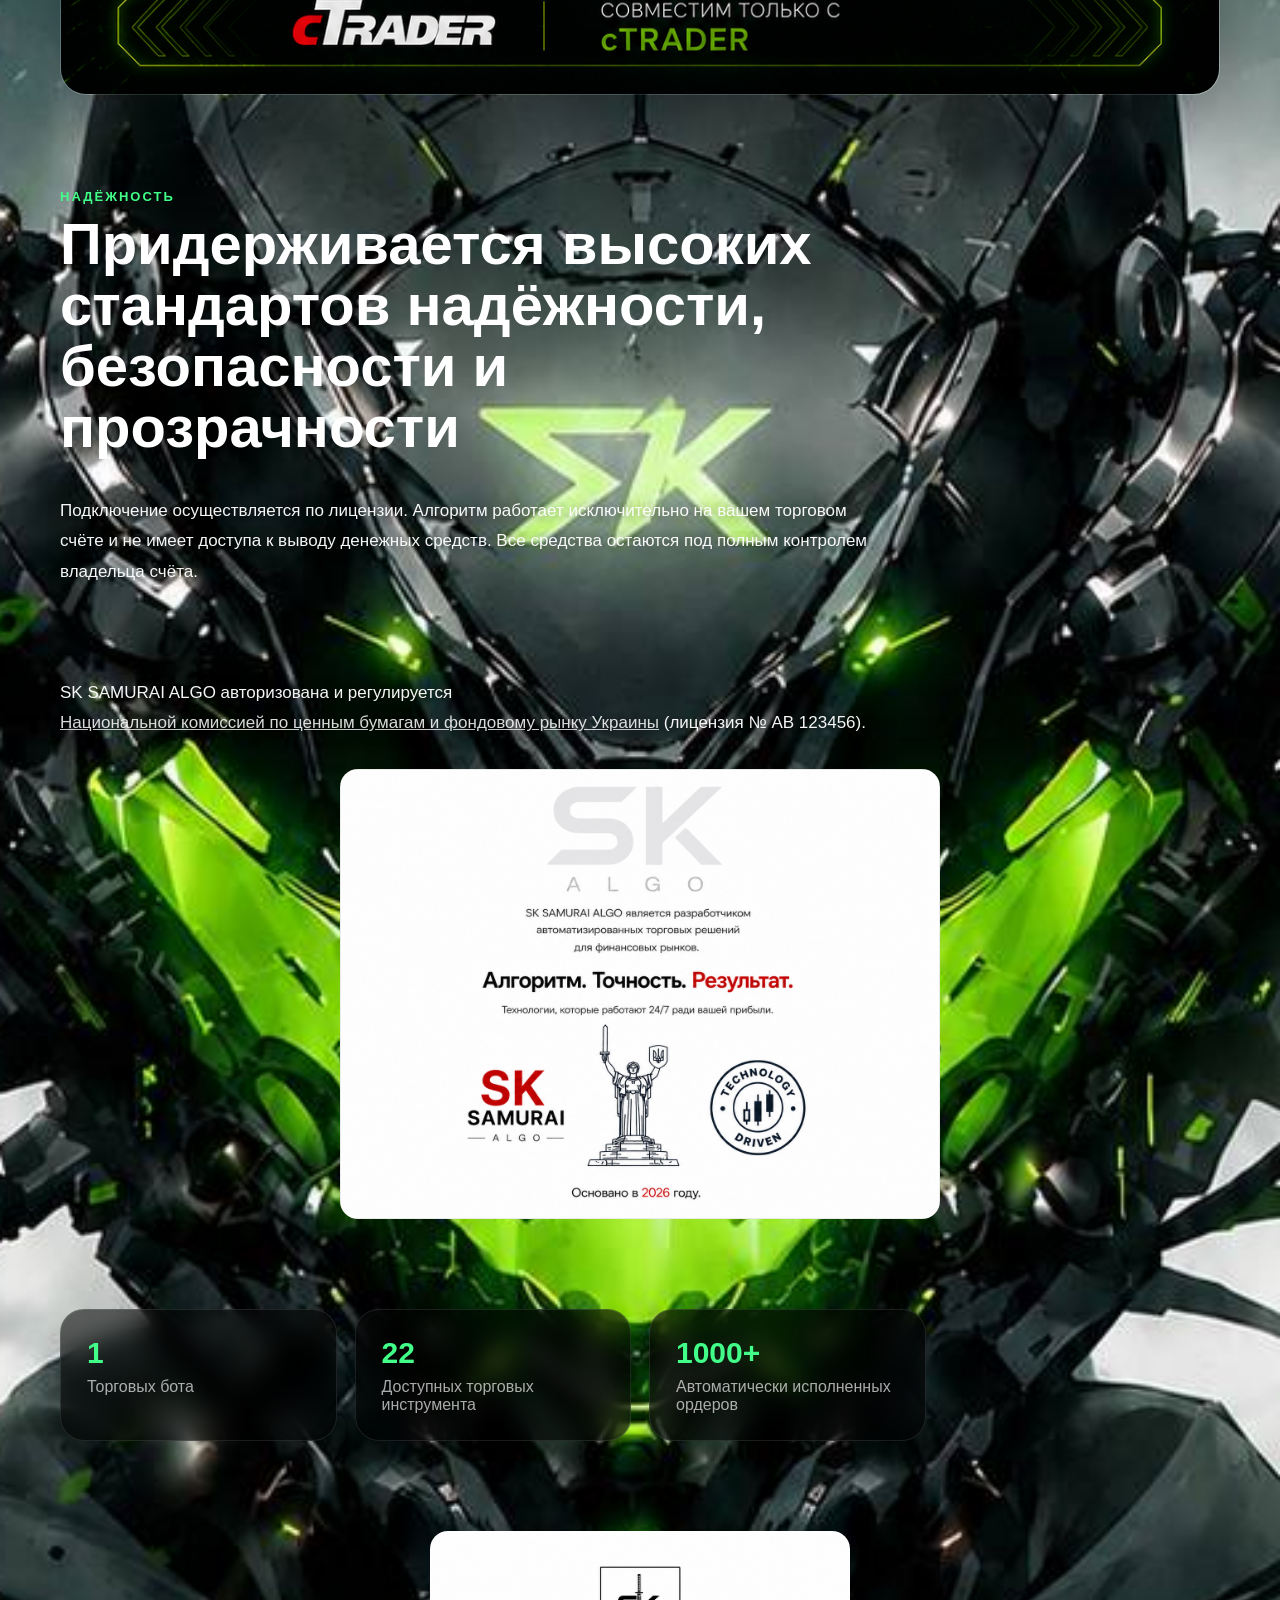
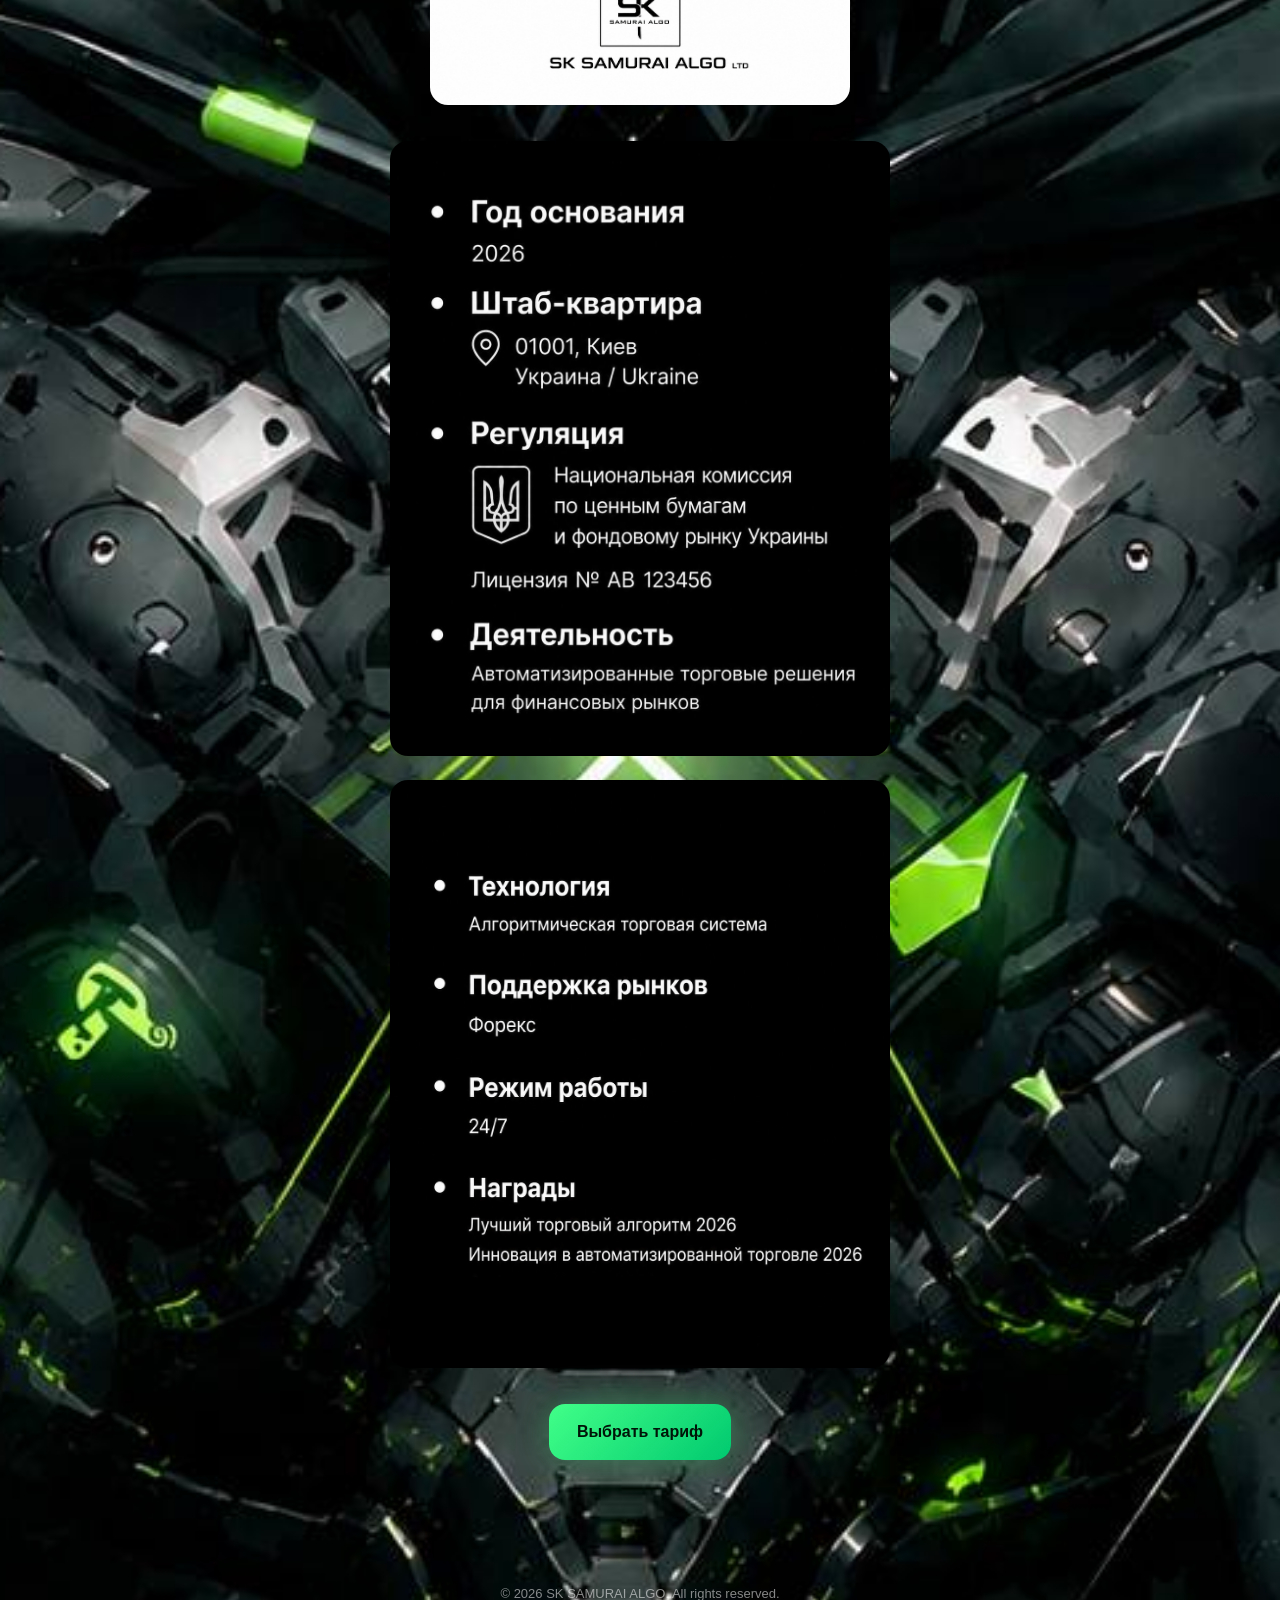
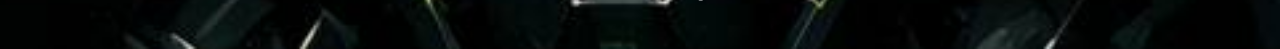
<file: product.html>
<!DOCTYPE html>
<html lang="ru">
<head>
  <meta charset="UTF-8" />
  <meta name="viewport" content="width=device-width, initial-scale=1.0" />
  <title>ПРО SK SAMURAI ALGO</title>
  <meta name="description" content="SK SAMURAI ALGO — алгоритмический торговый бот для полной автоматизации трейдинга на Forex." />
  <link rel="manifest" href="./manifest.webmanifest" />
  <meta name="apple-mobile-web-app-title" content="SK SAMURAI ALGO" />
  <meta name="apple-mobile-web-app-capable" content="yes" />
  <meta name="mobile-web-app-capable" content="yes" />
  <meta name="theme-color" content="#020403" />
  <link rel="apple-touch-icon" href="./assets/apple-touch-icon.png" />
  <link rel="icon" type="image/png" sizes="192x192" href="./assets/icon-192.png" />
  <link rel="stylesheet" href="style.css" />
</head>
<body>

  <div class="bg-overlay"></div>

  <header class="header">
    <a href="index.html" class="logo">
      <img src="./assets/cbot-ava.jpg" alt="SK SAMURAI ALGO" />
      <span>SK SAMURAI ALGO</span>
    </a>

    <button class="menu-btn" aria-label="Открыть меню">
      <span></span>
      <span></span>
      <span></span>
    </button>

    <nav class="nav">
      <a href="index.html">Главная</a>
      <a href="plans.html">Тарифы</a>
      <a href="about.html">О боте</a>
      <a href="faq.html">FAQ</a>
      <a href="https://t.me/manager_sk_ua" target="_blank" rel="noopener">Поддержка</a>
    </nav>
  </header>

  <main>
    <section class="section page-top" id="product">
      <div class="section-title">
        <span>О продукте</span>
        <h2>SK SAMURAI ALGO</h2>
      </div>

      <div class="about-text">
        <p>
          С момента запуска SK SAMURAI ALGO успешно расширяется, предоставляя пользователям
          полностью автоматизированную торговлю на рынке Forex.
        </p>
        <p>
          Алгоритм самостоятельно анализирует рынок, открывает и сопровождает сделки по заданной
          стратегии, полностью автоматизируя процесс торговли и исключая необходимость ручной
          торговли.
        </p>
      </div>
    </section>

    <section class="section" style="padding-top: 0;">
      <img src="./assets/product-banner.png" alt="SK SAMURAI ALGO — автоматизация торговли через cTrader"
           style="width: 100%; border-radius: 26px; border: 1px solid rgba(255,255,255,0.10); box-shadow: 0 25px 70px rgba(0,0,0,0.35);" />
    </section>

    <section class="section" style="padding-top: 0;">
      <div class="section-title">
        <span>Надёжность</span>
        <h2>Придерживается высоких стандартов надёжности, безопасности и прозрачности</h2>
      </div>

      <div class="about-text">
        <p>
          Подключение осуществляется по лицензии. Алгоритм работает исключительно на вашем
          торговом счёте и не имеет доступа к выводу денежных средств. Все средства остаются
          под полным контролем владельца счёта.
        </p>
      </div>
    </section>

    <section class="section" style="padding-top: 0;">
      <div class="about-text">
        <p>
          SK SAMURAI ALGO авторизована и регулируется<br>
          <a href="https://youcontrol.com.ua/ru/catalog/company_details/37956207/" target="_blank" rel="noopener"
             style="color: rgba(255,255,255,0.85); text-decoration: underline;">Национальной комиссией по ценным бумагам и фондовому рынку Украины</a> (лицензия № AB 123456).
        </p>
      </div>

      <img src="./assets/certificate.png" alt="Сертификат"
           style="max-width: 600px; width: 100%; margin: 30px auto 0; display: block; border-radius: 18px;" />
    </section>

    <section class="section" style="padding-top: 0;">
      <div class="stats">
        <div class="stat-card">
          <strong>1</strong>
          <span>Торговых бота</span>
        </div>
        <div class="stat-card">
          <strong>22</strong>
          <span>Доступных торговых инструмента</span>
        </div>
        <div class="stat-card">
          <strong>1000+</strong>
          <span>Автоматически исполненных ордеров</span>
        </div>
      </div>
    </section>

    <section class="section" style="padding-top: 0; text-align: center;">
      <img src="./assets/product-brand-mark.png" alt="SK SAMURAI ALGO LTD"
           style="max-width: 420px; width: 100%; margin: 0 auto 36px; display: block; border-radius: 18px;" />

      <img src="./assets/company-info.jpeg" alt="О компании"
           style="max-width: 500px; width: 100%; margin: 0 auto 24px; display: block; border-radius: 18px;" />

      <img src="./assets/company-facts.jpeg" alt="Факты о компании"
           style="max-width: 500px; width: 100%; margin: 0 auto 36px; display: block; border-radius: 18px;" />

      <a href="plans.html" class="btn btn-primary">Выбрать тариф</a>
    </section>
  </main>

  <footer class="footer">
    © 2026 SK SAMURAI ALGO. All rights reserved.
  </footer>

  <script src="script.js"></script>
</body>
</html>
</file>
<file: style.css>
* {
  margin: 0;
  padding: 0;
  box-sizing: border-box;
}

html {
  scroll-behavior: smooth;
}

body {
  min-height: 100vh;
  font-family: Arial, Helvetica, sans-serif;
  color: #ffffff;
  background-color: #020403;
  background-image: url("./assets/cbot-bg.jpg");
  background-position: center top;
  background-size: cover;
  background-repeat: no-repeat;
  overflow-x: hidden;
}

body::before {
  content: "";
  position: fixed;
  top: 0;
  left: 0;
  width: 100%;
  height: 100vh;
  height: 100lvh;
  z-index: -2;
  background-image: url("./assets/cbot-bg.jpg");
  background-position: center top;
  background-size: cover;
  background-repeat: no-repeat;
  display: none;
}

.bg-overlay {
  position: fixed;
  inset: 0;
  z-index: -1;
  background:
    radial-gradient(circle at 20% 20%, rgba(65, 255, 136, 0.20), transparent 30%),
    radial-gradient(circle at 80% 10%, rgba(0, 255, 170, 0.12), transparent 35%),
    linear-gradient(180deg, rgba(0, 0, 0, 0.42), rgba(0, 0, 0, 0.9));
}

.header {
  width: 100%;
  padding: 22px 60px;
  display: flex;
  justify-content: space-between;
  align-items: center;
  backdrop-filter: blur(14px);
  background: rgba(0, 0, 0, 0.22);
  border-bottom: 1px solid rgba(255, 255, 255, 0.08);
  position: sticky;
  top: 0;
  z-index: 10;
}

.logo {
  display: flex;
  align-items: center;
  gap: 12px;
  text-decoration: none;
  color: #ffffff;
  font-weight: 800;
  letter-spacing: 1px;
  white-space: nowrap;
}

.logo img {
  width: 46px;
  height: 46px;
  border-radius: 50%;
  object-fit: cover;
  border: 2px solid #41ff88;
  box-shadow: 0 0 25px rgba(65, 255, 136, 0.45);
}

.nav {
  display: flex;
  align-items: center;
  gap: 22px;
}

.nav a {
  color: rgba(255, 255, 255, 0.76);
  text-decoration: none;
  font-size: 14px;
  transition: 0.2s;
}

.nav a:hover {
  color: #41ff88;
}

.hero {
  min-height: calc(100vh - 91px);
  padding: 90px 60px;
  display: flex;
  align-items: center;
}

.hero-content {
  width: min(900px, 100%);
}

.badge {
  display: inline-flex;
  padding: 10px 16px;
  margin-bottom: 26px;
  border-radius: 999px;
  border: 1px solid rgba(65, 255, 136, 0.45);
  background: rgba(0, 0, 0, 0.42);
  color: #7dffab;
  font-size: 14px;
  font-weight: 700;
  box-shadow: inset 0 0 25px rgba(65, 255, 136, 0.08);
}

.hero h1 {
  max-width: 860px;
  font-size: clamp(40px, 6.5vw, 76px);
  line-height: 0.92;
  letter-spacing: -2px;
  text-transform: uppercase;
  white-space: nowrap;
  text-shadow: 0 0 40px rgba(65, 255, 136, 0.25);
  margin-bottom: 26px;
}

.hero p {
  max-width: 760px;
  color: rgba(255, 255, 255, 0.78);
  font-size: 20px;
  line-height: 1.7;
  margin-bottom: 36px;
}

.hero-buttons {
  display: flex;
  gap: 16px;
  flex-wrap: wrap;
}

.btn {
  min-height: 56px;
  padding: 0 28px;
  border-radius: 16px;
  display: inline-flex;
  align-items: center;
  justify-content: center;
  text-decoration: none;
  font-weight: 800;
  transition: 0.25s;
}

.btn-primary {
  background: linear-gradient(135deg, #41ff88, #00c96f);
  color: #001507;
  box-shadow: 0 0 35px rgba(65, 255, 136, 0.35);
}

.btn-primary:hover {
  transform: translateY(-3px);
  box-shadow: 0 0 55px rgba(65, 255, 136, 0.55);
}

.btn-secondary {
  color: #ffffff;
  border: 1px solid rgba(255, 255, 255, 0.16);
  background: rgba(0, 0, 0, 0.34);
}

.btn-secondary:hover {
  border-color: rgba(65, 255, 136, 0.65);
  color: #7dffab;
}

.section {
  padding: 90px 60px;
}

.stats {
  display: grid;
  grid-template-columns: repeat(4, 1fr);
  gap: 18px;
}

.stat-card {
  padding: 26px;
  border-radius: 24px;
  background: rgba(0, 0, 0, 0.54);
  border: 1px solid rgba(255, 255, 255, 0.10);
  backdrop-filter: blur(12px);
}

.stat-card strong {
  display: block;
  color: #41ff88;
  font-size: 30px;
  margin-bottom: 8px;
}

.stat-card span {
  color: rgba(255, 255, 255, 0.66);
}

.section-title {
  max-width: 820px;
  margin-bottom: 38px;
}

.section-title span,
.support-box span {
  display: block;
  color: #41ff88;
  font-weight: 800;
  margin-bottom: 10px;
  text-transform: uppercase;
  letter-spacing: 2px;
  font-size: 13px;
}

.section-title h2,
.risk h2,
.support-box h2 {
  font-size: clamp(34px, 5vw, 58px);
  line-height: 1.05;
  margin-bottom: 16px;
}

.section-title p,
.risk p,
.support-box p {
  color: rgba(255, 255, 255, 0.72);
  font-size: 17px;
  line-height: 1.75;
}

.cards,
.pricing-grid,
.steps-grid {
  display: grid;
  gap: 20px;
}

.cards {
  grid-template-columns: repeat(3, 1fr);
}

.card,
.plan-card,
.step-card,
.faq-item,
.support-box,
.instr-step {
  background: rgba(0, 0, 0, 0.58);
  border: 1px solid rgba(255, 255, 255, 0.10);
  backdrop-filter: blur(14px);
  border-radius: 26px;
  box-shadow: 0 25px 70px rgba(0, 0, 0, 0.28);
}

.card {
  padding: 30px;
}

.card h3 {
  color: #41ff88;
  font-size: 22px;
  margin-bottom: 12px;
}

.card p,
.step-card p,
.faq-item p {
  color: rgba(255, 255, 255, 0.70);
  line-height: 1.65;
}

.faq-item p + p {
  margin-top: 14px;
}

.pricing-grid {
  grid-template-columns: repeat(2, 1fr);
}

.plan-card {
  padding: 34px;
  position: relative;
  overflow: hidden;
}

.plan-card.featured {
  border-color: rgba(65, 255, 136, 0.45);
  box-shadow: 0 0 80px rgba(65, 255, 136, 0.16);
}

.plan-label {
  display: inline-flex;
  padding: 8px 13px;
  border-radius: 999px;
  color: #41ff88;
  background: rgba(65, 255, 136, 0.10);
  border: 1px solid rgba(65, 255, 136, 0.28);
  font-size: 13px;
  font-weight: 800;
  margin-bottom: 18px;
}

.plan-card h3 {
  font-size: 28px;
  margin-bottom: 18px;
}

.price {
  font-size: clamp(54px, 8vw, 78px);
  font-weight: 900;
  color: #41ff88;
  letter-spacing: -3px;
}

.price-note {
  color: rgba(255, 255, 255, 0.62);
  margin-bottom: 18px;
}

.monthly {
  padding: 14px 16px;
  border-radius: 16px;
  background: rgba(65, 255, 136, 0.09);
  border: 1px solid rgba(65, 255, 136, 0.22);
  color: #ffffff;
  font-weight: 800;
  margin-bottom: 24px;
}

.plan-card ul {
  list-style: none;
  display: grid;
  gap: 12px;
  margin-bottom: 28px;
}

.plan-card li {
  color: rgba(255, 255, 255, 0.75);
  line-height: 1.5;
}

.plan-card li::before {
  content: "✓";
  color: #41ff88;
  font-weight: 900;
  margin-right: 9px;
}

.buy-btn {
  width: 100%;
  height: 58px;
  border: 0;
  border-radius: 16px;
  background: linear-gradient(135deg, #41ff88, #00c96f);
  color: #001507;
  font-size: 17px;
  font-weight: 900;
  cursor: pointer;
  transition: 0.25s;
}

.buy-btn:hover {
  transform: translateY(-3px);
  box-shadow: 0 0 45px rgba(65, 255, 136, 0.38);
}

.steps-grid {
  grid-template-columns: repeat(4, 1fr);
}

.step-card {
  padding: 26px;
}

.step-card span {
  display: block;
  color: #41ff88;
  font-size: 26px;
  font-weight: 900;
  margin-bottom: 20px;
}

.step-card h3 {
  margin-bottom: 10px;
}

.faq-list {
  display: grid;
  gap: 16px;
  max-width: 980px;
}

.faq-item {
  padding: 26px;
}

.faq-item h3 {
  color: #ffffff;
  margin-bottom: 10px;
  font-size: 20px;
}

.support-box {
  max-width: 980px;
  padding: 34px;
  border-color: rgba(65, 255, 136, 0.26);
}

.support-box a {
  display: inline-flex;
  margin-top: 22px;
  min-height: 56px;
  padding: 0 26px;
  border-radius: 16px;
  align-items: center;
  justify-content: center;
  background: linear-gradient(135deg, #41ff88, #00c96f);
  color: #001507;
  font-size: 18px;
  font-weight: 900;
  text-decoration: none;
  box-shadow: 0 0 35px rgba(65, 255, 136, 0.26);
}

.risk {
  max-width: 1000px;
}

.footer {
  padding: 36px 60px 48px;
  text-align: center;
  color: rgba(255, 255, 255, 0.52);
  font-size: 13px;
}

.modal {
  position: fixed;
  inset: 0;
  z-index: 100;
  display: none;
  align-items: flex-start;
  justify-content: center;
  padding: 16px;
  overflow-y: auto;
  background: rgba(0, 0, 0, 0.76);
  backdrop-filter: blur(10px);
}

.modal.active {
  display: flex;
}

.modal-box {
  width: min(520px, 100%);
  position: relative;
  margin: auto;
  padding: 34px;
  border-radius: 28px;
  background: rgba(0, 0, 0, 0.86);
  border: 1px solid rgba(65, 255, 136, 0.35);
  box-shadow: 0 0 80px rgba(65, 255, 136, 0.18);
}

.modal-box h2 {
  font-size: 30px;
  margin-bottom: 14px;
}

.modal-box p {
  color: rgba(255, 255, 255, 0.72);
  line-height: 1.7;
  margin-bottom: 24px;
}

.modal-close {
  position: absolute;
  top: 16px;
  right: 18px;
  width: 34px;
  height: 34px;
  border: 0;
  border-radius: 50%;
  background: rgba(255, 255, 255, 0.08);
  color: white;
  font-size: 24px;
  cursor: pointer;
}

.modal-ok {
  width: 100%;
  height: 52px;
  border: 0;
  border-radius: 14px;
  background: linear-gradient(135deg, #41ff88, #00c96f);
  color: #001507;
  font-weight: 900;
  cursor: pointer;
}

.menu-btn {
  display: none;
  width: 44px;
  height: 44px;
  border: 1px solid rgba(65, 255, 136, 0.35);
  border-radius: 12px;
  background: rgba(0, 0, 0, 0.42);
  cursor: pointer;
  align-items: center;
  justify-content: center;
  flex-direction: column;
  gap: 5px;
}

.menu-btn span {
  width: 20px;
  height: 2px;
  background: #41ff88;
  border-radius: 99px;
  transition: 0.25s;
}

.menu-btn.active span:nth-child(1) {
  transform: translateY(7px) rotate(45deg);
}

.menu-btn.active span:nth-child(2) {
  opacity: 0;
}

.menu-btn.active span:nth-child(3) {
  transform: translateY(-7px) rotate(-45deg);
}

@media (max-width: 950px) {
  body {
    background-image: none;
  }

  body::before {
    display: block;
  }

  .header {
    padding: 18px 22px;
  }

  .menu-btn {
    display: flex;
  }

  .nav {
    position: fixed;
    top: 82px;
    left: 22px;
    right: 22px;
    display: none;
    flex-direction: column;
    padding: 18px;
    border-radius: 22px;
    background: rgba(0, 0, 0, 0.92);
    border: 1px solid rgba(65, 255, 136, 0.25);
    box-shadow: 0 25px 80px rgba(0, 0, 0, 0.5);
    backdrop-filter: blur(16px);
  }

  .nav.active {
    display: flex;
  }

  .nav a {
    width: 100%;
    padding: 14px 16px;
    border-radius: 14px;
    background: rgba(255, 255, 255, 0.04);
    color: #ffffff;
  }

  .nav a.current {
    color: #41ff88;
  }

  .hero {
    min-height: auto;
    padding: 70px 22px 4px;
    text-align: center;
    justify-content: center;
  }

  .hero h1 {
    font-size: 38px;
    line-height: 0.95;
    letter-spacing: -1.5px;
  }

  .hero p {
    font-size: 17px;
    margin-left: auto;
    margin-right: auto;
  }

  .fit-line {
    display: inline-block;
    font-size: 14.5px;
    white-space: nowrap;
  }

  .hero-buttons {
    justify-content: center;
  }

  .section {
    padding: 40px 22px;
  }

  .section-title {
    margin-bottom: 22px;
  }

  .stats,
  .cards,
  .pricing-grid,
  .steps-grid {
    grid-template-columns: 1fr;
  }

  .stat-card {
    text-align: center;
  }
}

@media (max-width: 520px) {
  .logo span {
    font-size: 13px;
  }

  .logo img {
    width: 42px;
    height: 42px;
  }

  .hero {
    padding-top: 58px;
  }

  .hero h1 {
    font-size: 34px;
  }

  .hero p {
    font-size: 16px;
  }

  .fit-line {
    display: inline-block;
    font-size: 13.5px;
    white-space: nowrap;
  }

  .btn,
  .support-box a {
    width: 100%;
  }

  .plan-card,
  .card,
  .step-card,
  .faq-item,
  .stat-card,
  .support-box {
    padding: 22px;
  }
}

.form-input {
  width: 100%;
  height: 52px;
  margin-bottom: 14px;
  padding: 0 16px;
  border-radius: 14px;
  border: 1px solid rgba(65, 255, 136, 0.22);
  background: rgba(255, 255, 255, 0.06);
  color: #ffffff;
  font-size: 15px;
  outline: none;
}

.form-input::placeholder {
  color: rgba(255, 255, 255, 0.45);
}

.wallet-box,
.license-box {
  margin: 20px 0;
  padding: 18px;
  border-radius: 16px;
  background: rgba(65, 255, 136, 0.08);
  border: 1px solid rgba(65, 255, 136, 0.25);
  word-break: break-all;
}

.wallet-box span {
  display: block;
  margin-bottom: 8px;
  color: rgba(255, 255, 255, 0.62);
  font-size: 14px;
}

.wallet-box strong,
.license-box {
  color: #41ff88;
  font-weight: 900;
}

.form-note {
  margin-top: 16px;
  font-size: 14px;
  opacity: 0.7;
}

.form-note a {
  color: #41ff88;
  text-decoration: underline;
  opacity: 1;
  font-weight: 600;
}

.support-link {
  display: inline-flex;
  width: 100%;
  min-height: 52px;
  align-items: center;
  justify-content: center;
  border-radius: 14px;
  background: linear-gradient(135deg, #41ff88, #00c96f);
  color: #001507;
  font-weight: 900;
  text-decoration: none;
}
/* --- Multi-page navigation additions --- */
.nav a.current {
  color: #41ff88;
}

.steps-cta {
  margin-top: 40px;
}

/* Footer sticks to the bottom on short pages (Тарифы / FAQ) */
body {
  display: flex;
  flex-direction: column;
}

main {
  flex: 1 0 auto;
}

.footer {
  flex-shrink: 0;
}

/* --- About page long text --- */
.about-text {
  max-width: 820px;
}

.about-text p {
  color: rgba(255, 255, 255, 0.96);
  font-size: 17px;
  line-height: 1.8;
  margin-bottom: 18px;
  text-shadow: 0 1px 14px rgba(0, 0, 0, 0.6);
}

.about-text p:last-child {
  margin-bottom: 0;
}

/* --- Referral link inside modal --- */
.ref-link {
  display: inline-flex;
  width: 100%;
  align-items: center;
  justify-content: center;
  text-align: center;
  min-height: 48px;
  padding: 12px 16px;
  margin-bottom: 14px;
  border-radius: 14px;
  border: 1px solid rgba(65, 255, 136, 0.5);
  background: rgba(65, 255, 136, 0.10);
  color: #41ff88;
  font-weight: 800;
  text-decoration: none;
}

.ref-link:hover {
  background: rgba(65, 255, 136, 0.18);
}

/* --- Renew link under the plan button --- */
.renew-link {
  display: block;
  text-align: center;
  margin-top: 14px;
  color: #41ff88;
  font-size: 14px;
  font-weight: 700;
  text-decoration: underline;
}

.renew-link:hover {
  text-decoration: underline;
}

/* --- Предупреждение на экране успешной оплаты --- */
.success-warning {
  margin-top: 18px;
  padding: 14px 16px;
  border-radius: 12px;
  border: 1px solid rgba(255, 176, 32, 0.45);
  background: rgba(255, 176, 32, 0.10);
  color: #ffb020;
  font-weight: 600;
  font-size: 14px;
  line-height: 1.5;
  text-align: center;
}

/* --- Кнопки на экране успешной оплаты --- */
.success-actions {
  margin-top: 20px;
  padding-top: 18px;
  border-top: 1px solid rgba(255, 255, 255, 0.10);
}

.success-actions-title {
  font-weight: 700;
  margin-bottom: 10px;
}

.modal-link {
  display: flex;
  align-items: center;
  justify-content: center;
  width: 100%;
  min-height: 52px;
  margin-top: 10px;
  padding: 12px 16px;
  border-radius: 14px;
  border: 1px solid rgba(65, 255, 136, 0.5);
  background: rgba(65, 255, 136, 0.08);
  color: #41ff88;
  font-weight: 700;
  text-decoration: none;
  text-align: center;
}

.modal-link:hover {
  background: rgba(65, 255, 136, 0.16);
}

.modal-link.primary {
  border: 0;
  background: linear-gradient(135deg, #41ff88, #00c96f);
  color: #001507;
  font-weight: 800;
}

/* --- Баннер совместимости (страница тарифов) --- */
.compat-notice {
  display: flex;
  align-items: center;
  justify-content: center;
  gap: 12px;
  margin: 0 auto 36px;
  max-width: 520px;
  padding: 16px 22px;
  border-radius: 16px;
  background: rgba(65, 255, 136, 0.10);
  color: #41ff88;
  font-weight: 800;
  font-size: 18px;
  letter-spacing: 0.04em;
  text-transform: uppercase;
  text-align: center;
}

.compat-icon {
  font-size: 20px;
  line-height: 1;
}

@media (max-width: 520px) {
  .compat-notice {
    font-size: 12px;
    padding: 12px 14px;
    gap: 6px;
    letter-spacing: 0.02em;
    flex-wrap: nowrap;
    white-space: nowrap;
  }
}

.compat-notice .brand-ct {
  text-transform: none;
}

.ctrader-logo {
  height: 56px;
  width: auto;
  display: inline-block;
  vertical-align: middle;
}

@media (max-width: 520px) {
  .ctrader-logo {
    height: 34px;
  }
}

/* --- Инструкция: шаги со скриншотами (страница instruction.html) --- */
.instr-steps {
  display: grid;
  gap: 22px;
  max-width: 980px;
}

.instr-step {
  padding: 30px;
  display: grid;
  grid-template-columns: 1fr 260px;
  gap: 26px;
  align-items: center;
}

.instr-step-text span {
  display: block;
  color: #41ff88;
  font-size: 26px;
  font-weight: 900;
  margin-bottom: 14px;
}

.instr-step-text h3 {
  margin-bottom: 10px;
}

.instr-step-text p {
  color: rgba(255, 255, 255, 0.70);
  line-height: 1.65;
}

.instr-step-text p + p {
  margin-top: 14px;
}

.instr-shot {
  width: 100%;
  height: auto;
  display: block;
  border-radius: 16px;
  border: 1px solid rgba(255, 255, 255, 0.14);
  box-shadow: 0 15px 40px rgba(0, 0, 0, 0.35);
}

.instr-done {
  max-width: 980px;
  margin-top: 26px;
  color: #7dffab;
  font-weight: 700;
  font-size: 17px;
  line-height: 1.6;
}

.instr-step-text p.instr-warning {
  color: #ff4d4d;
  font-weight: 700;
}

@media (max-width: 860px) {
  .instr-step {
    grid-template-columns: 1fr;
  }

  .instr-shot {
    order: -1;
  }
}
</file>
